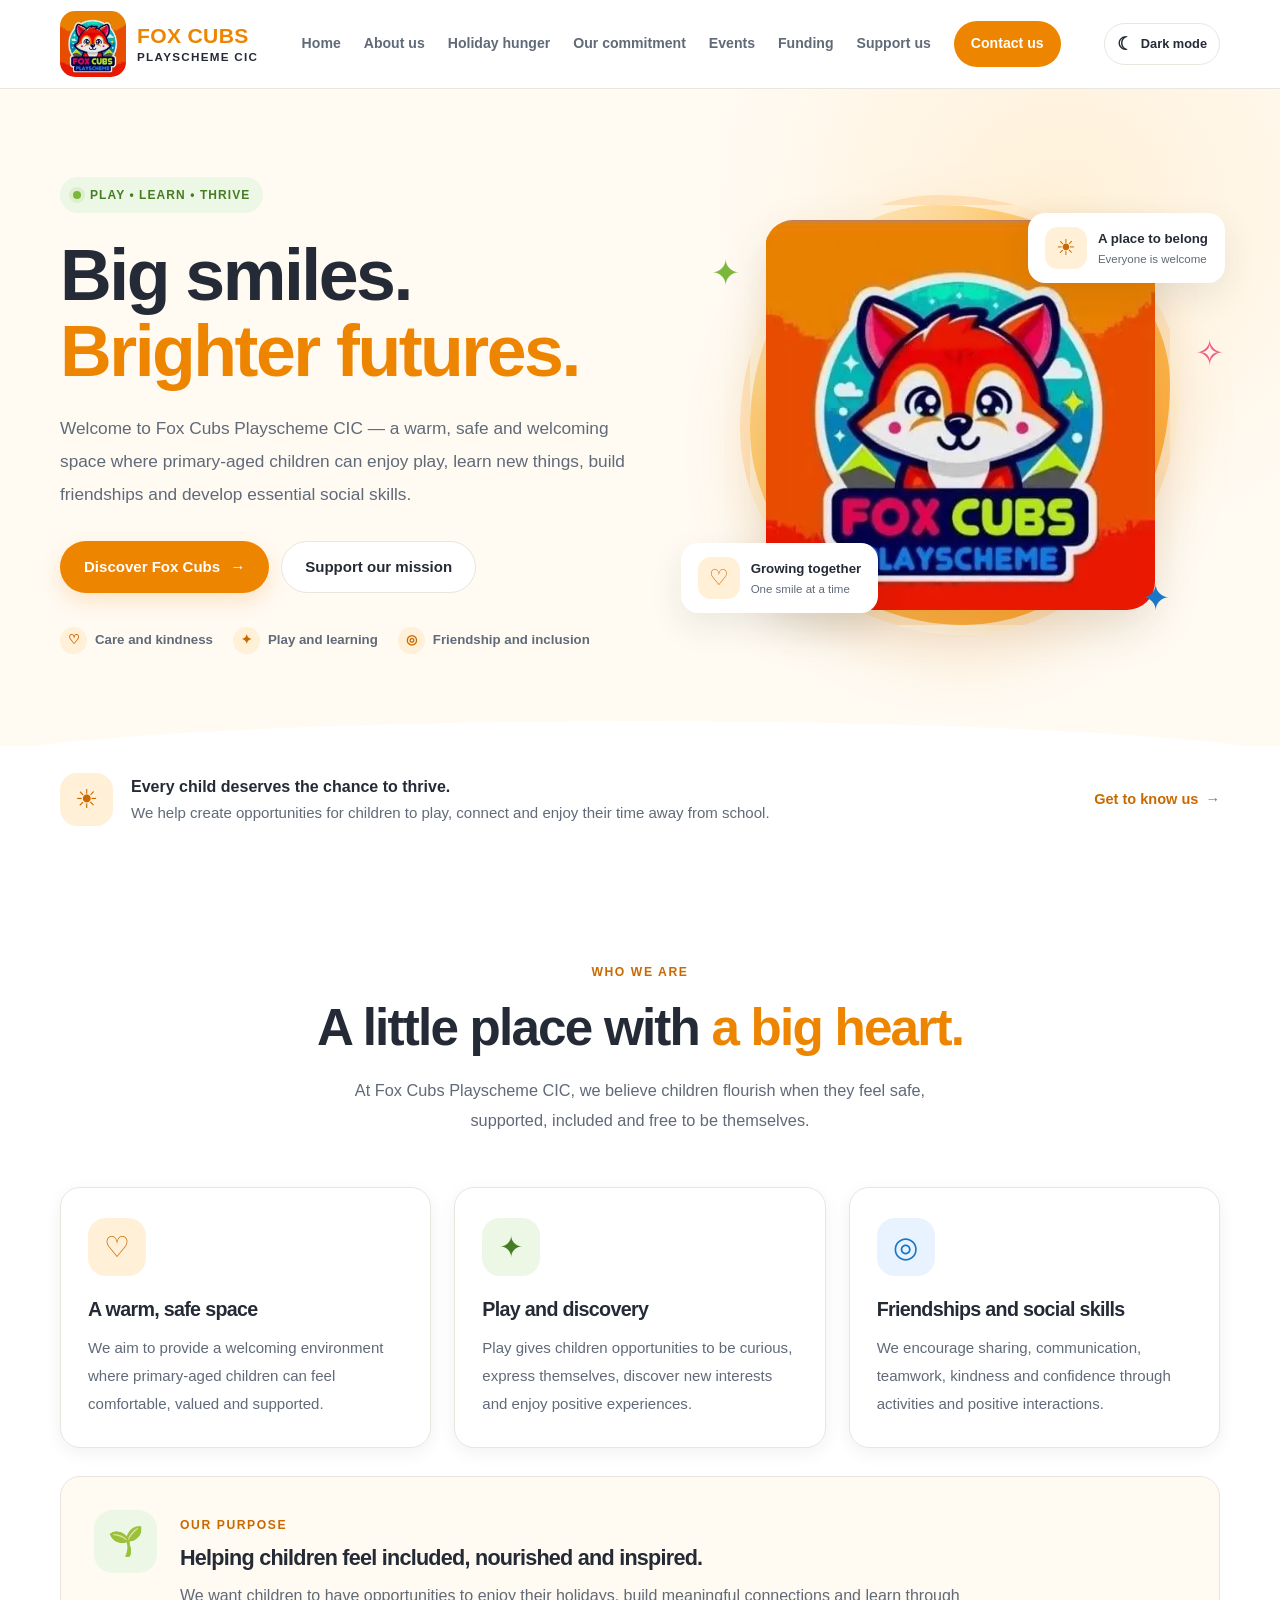
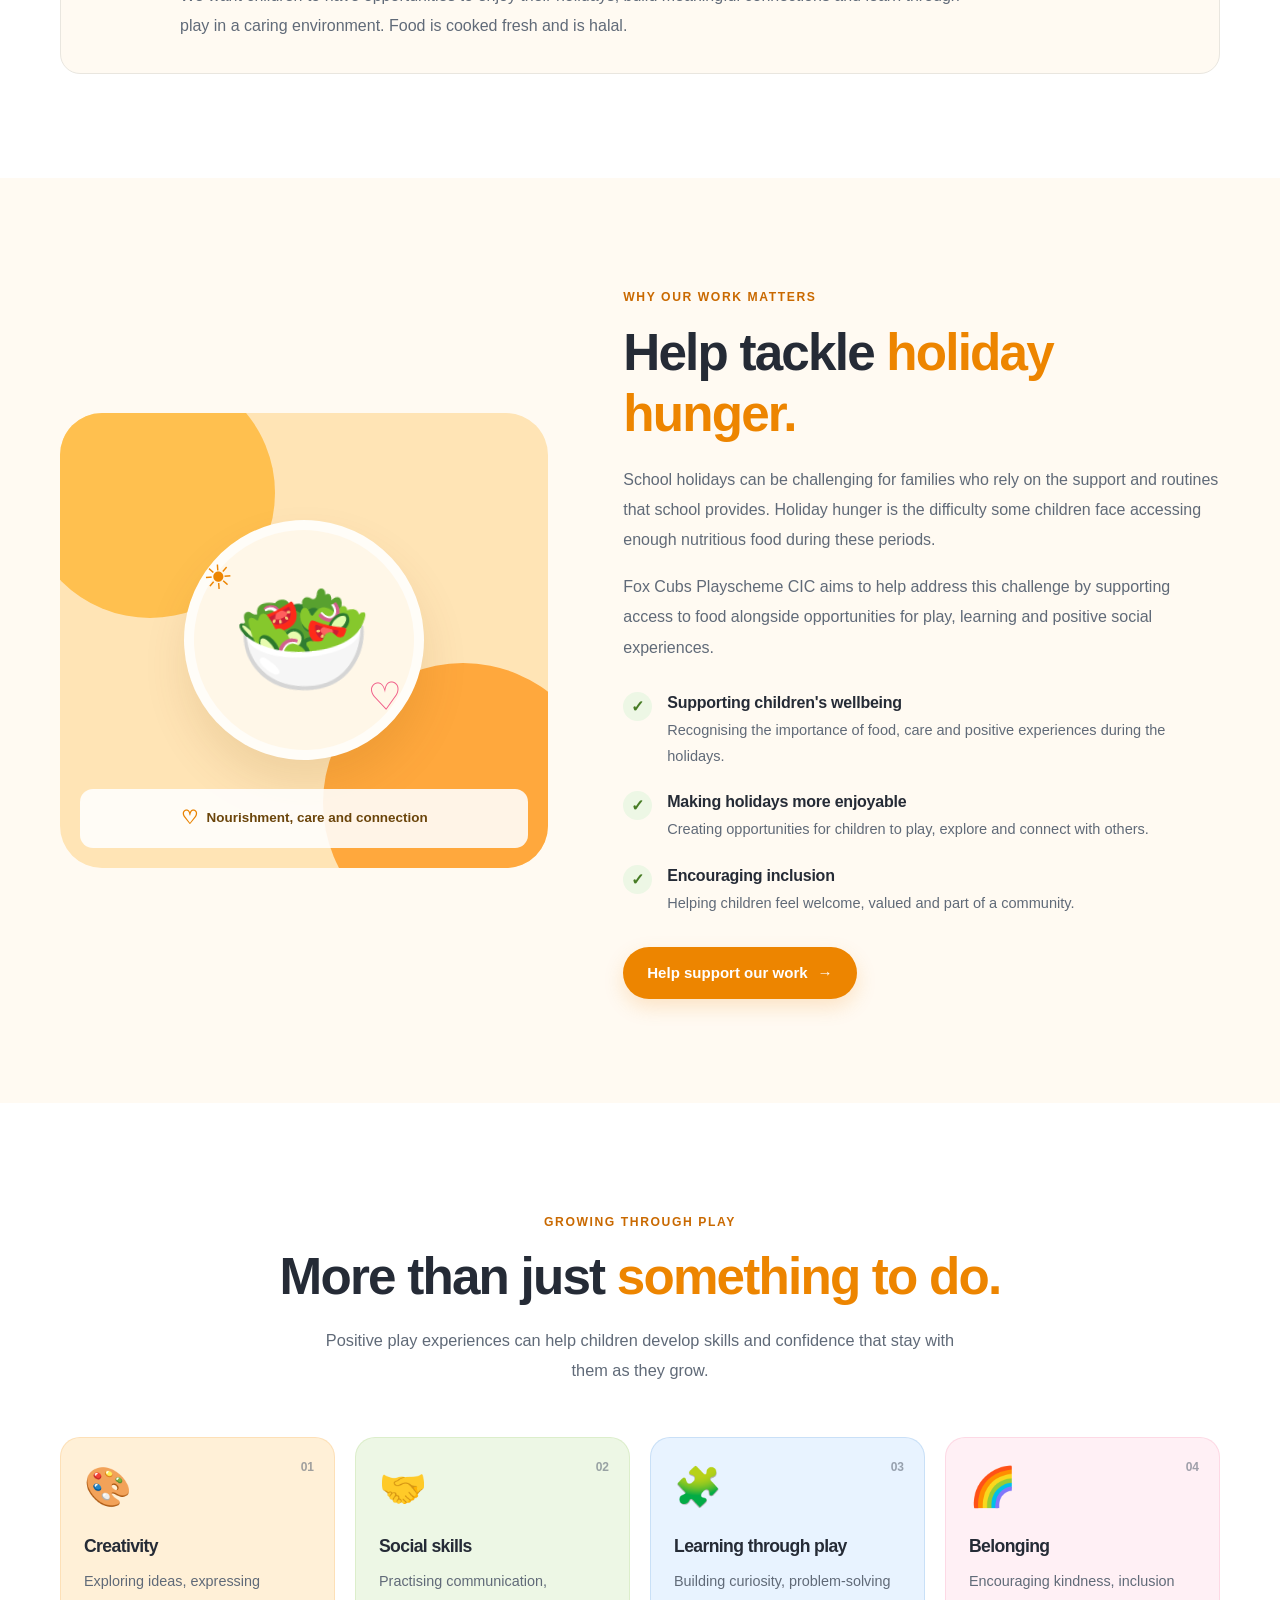
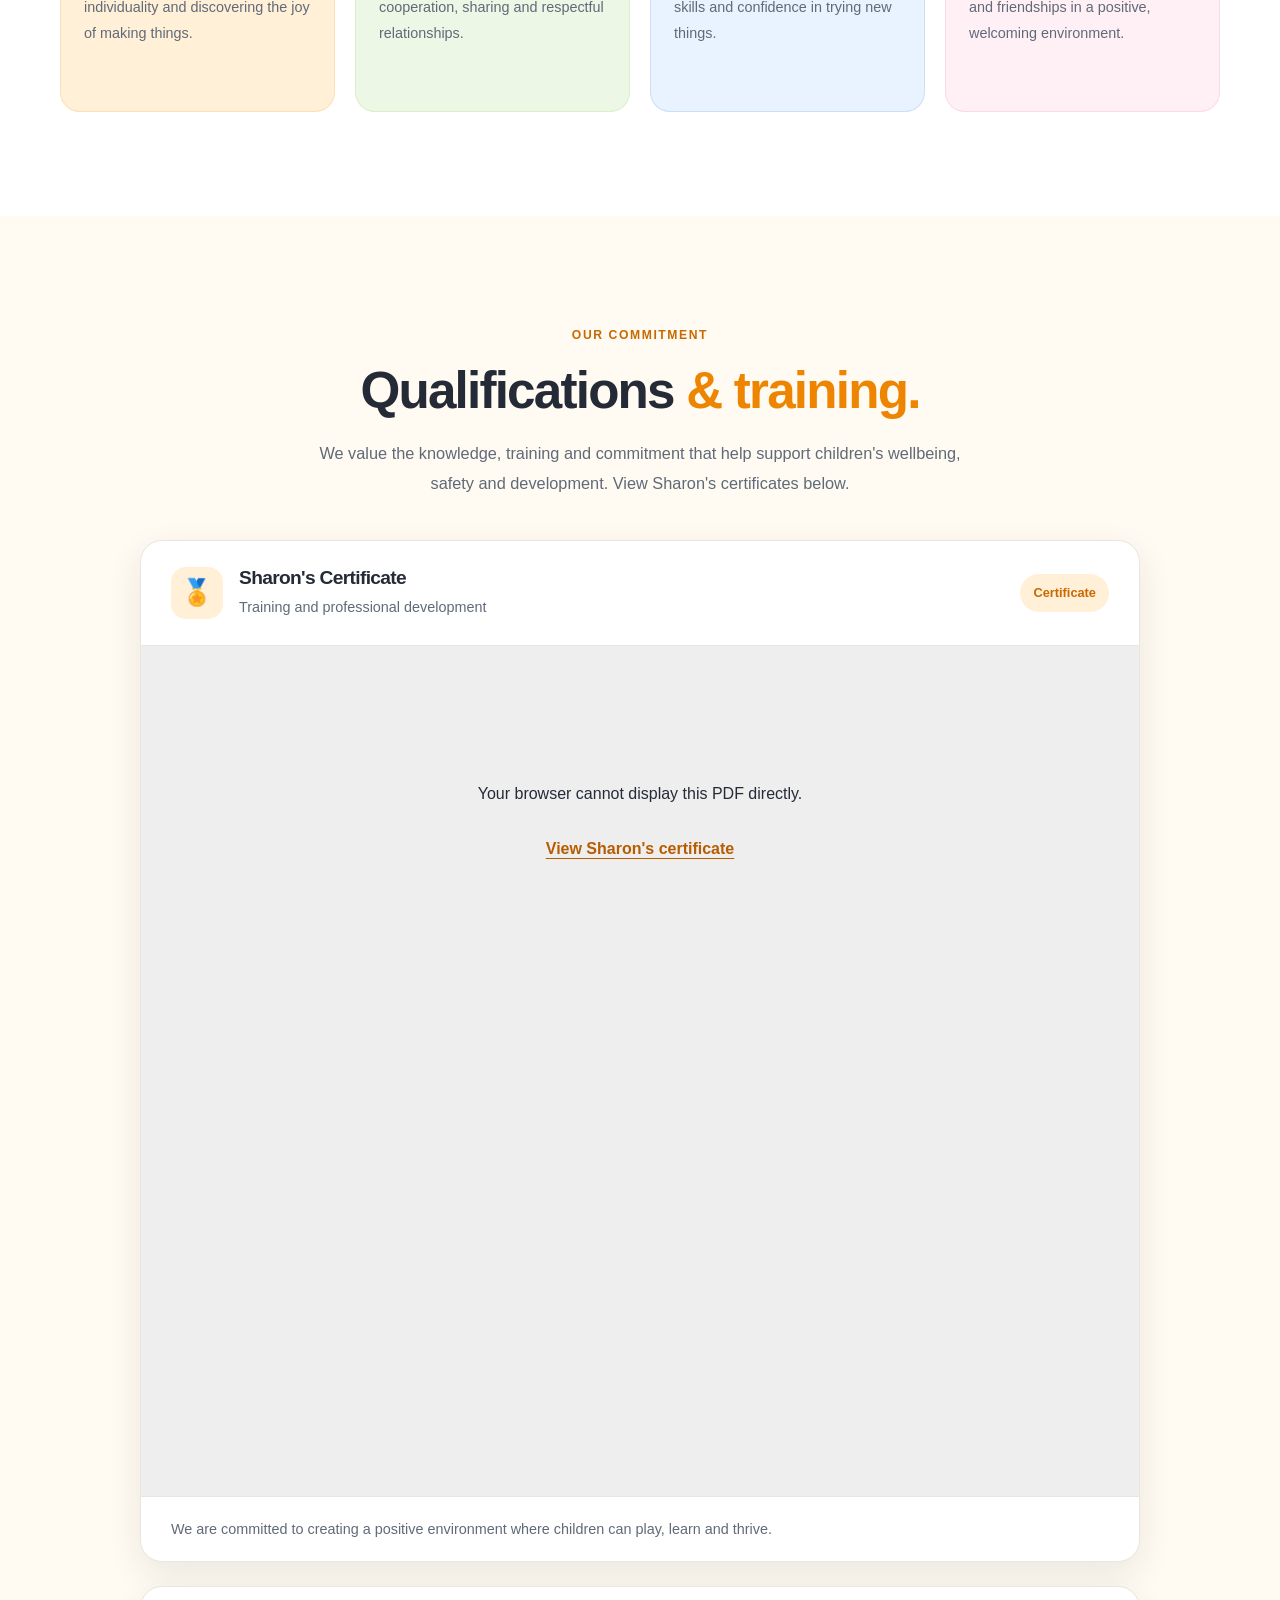
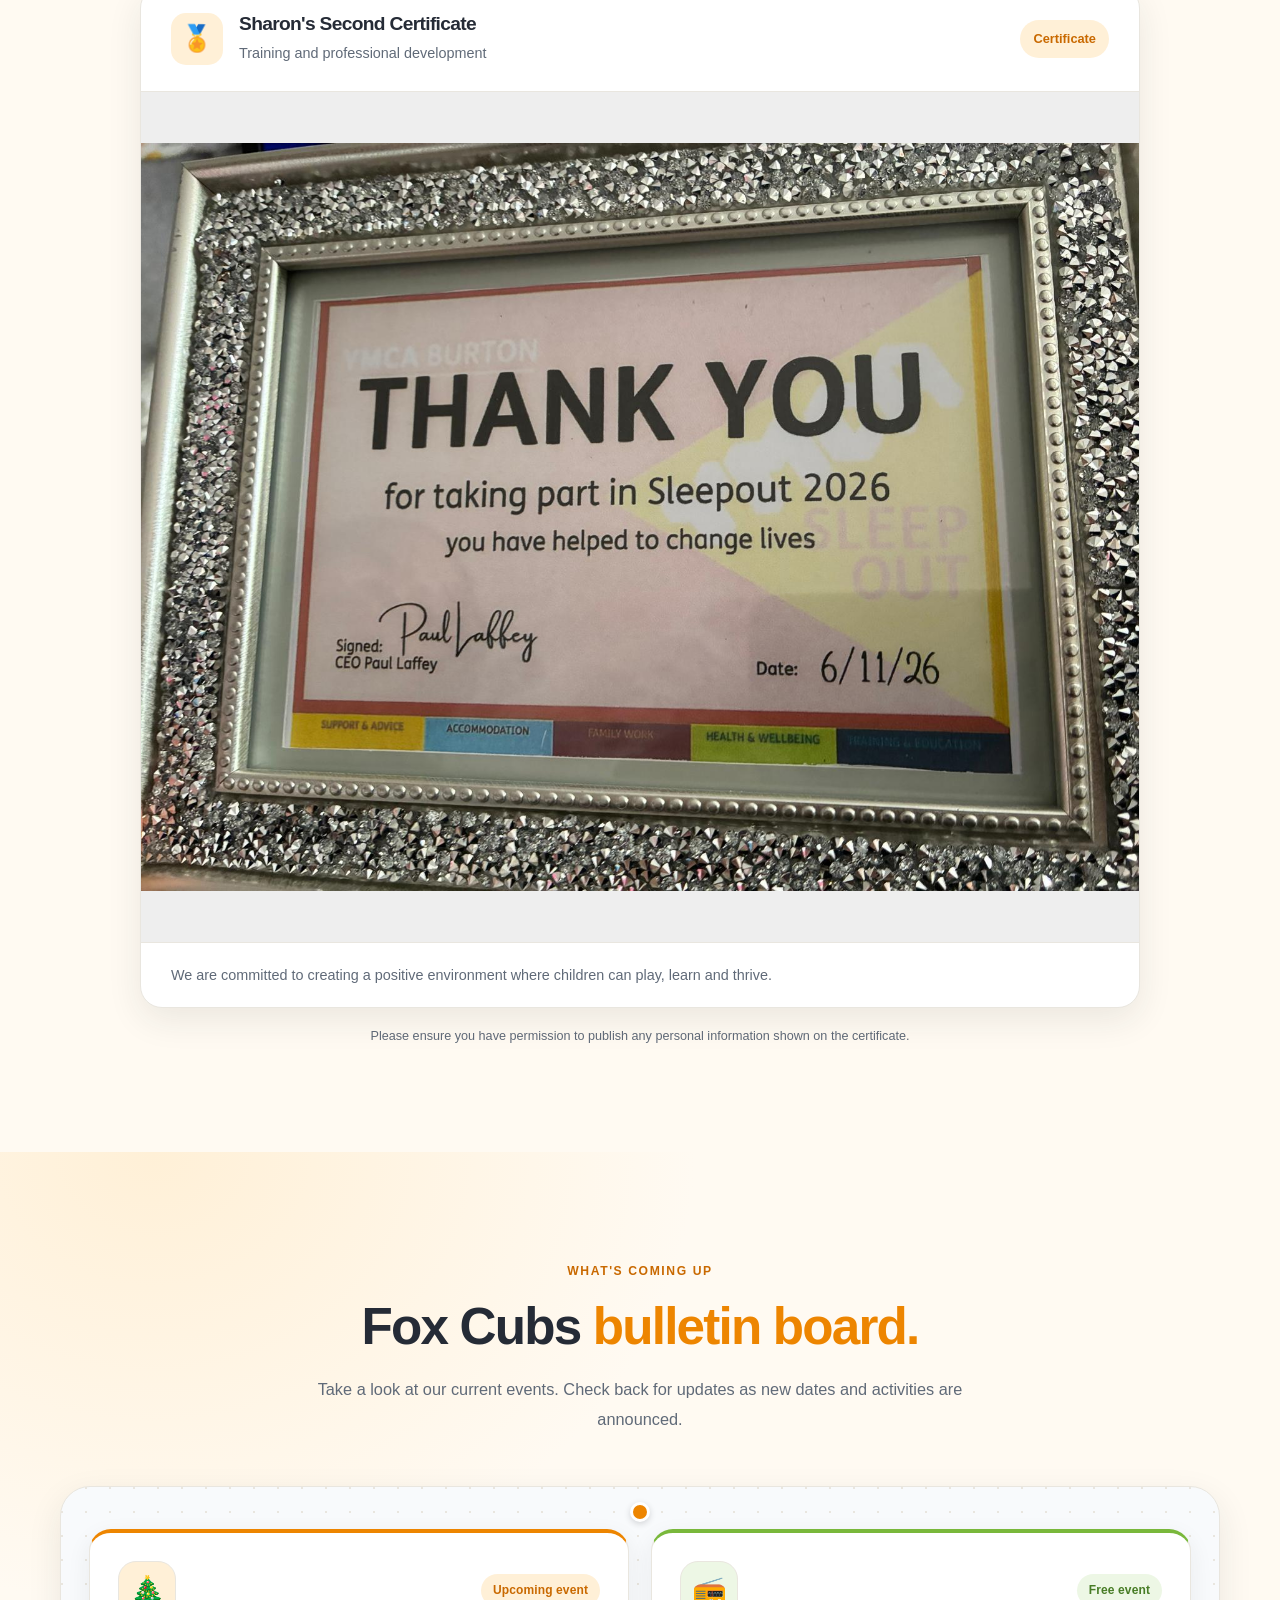
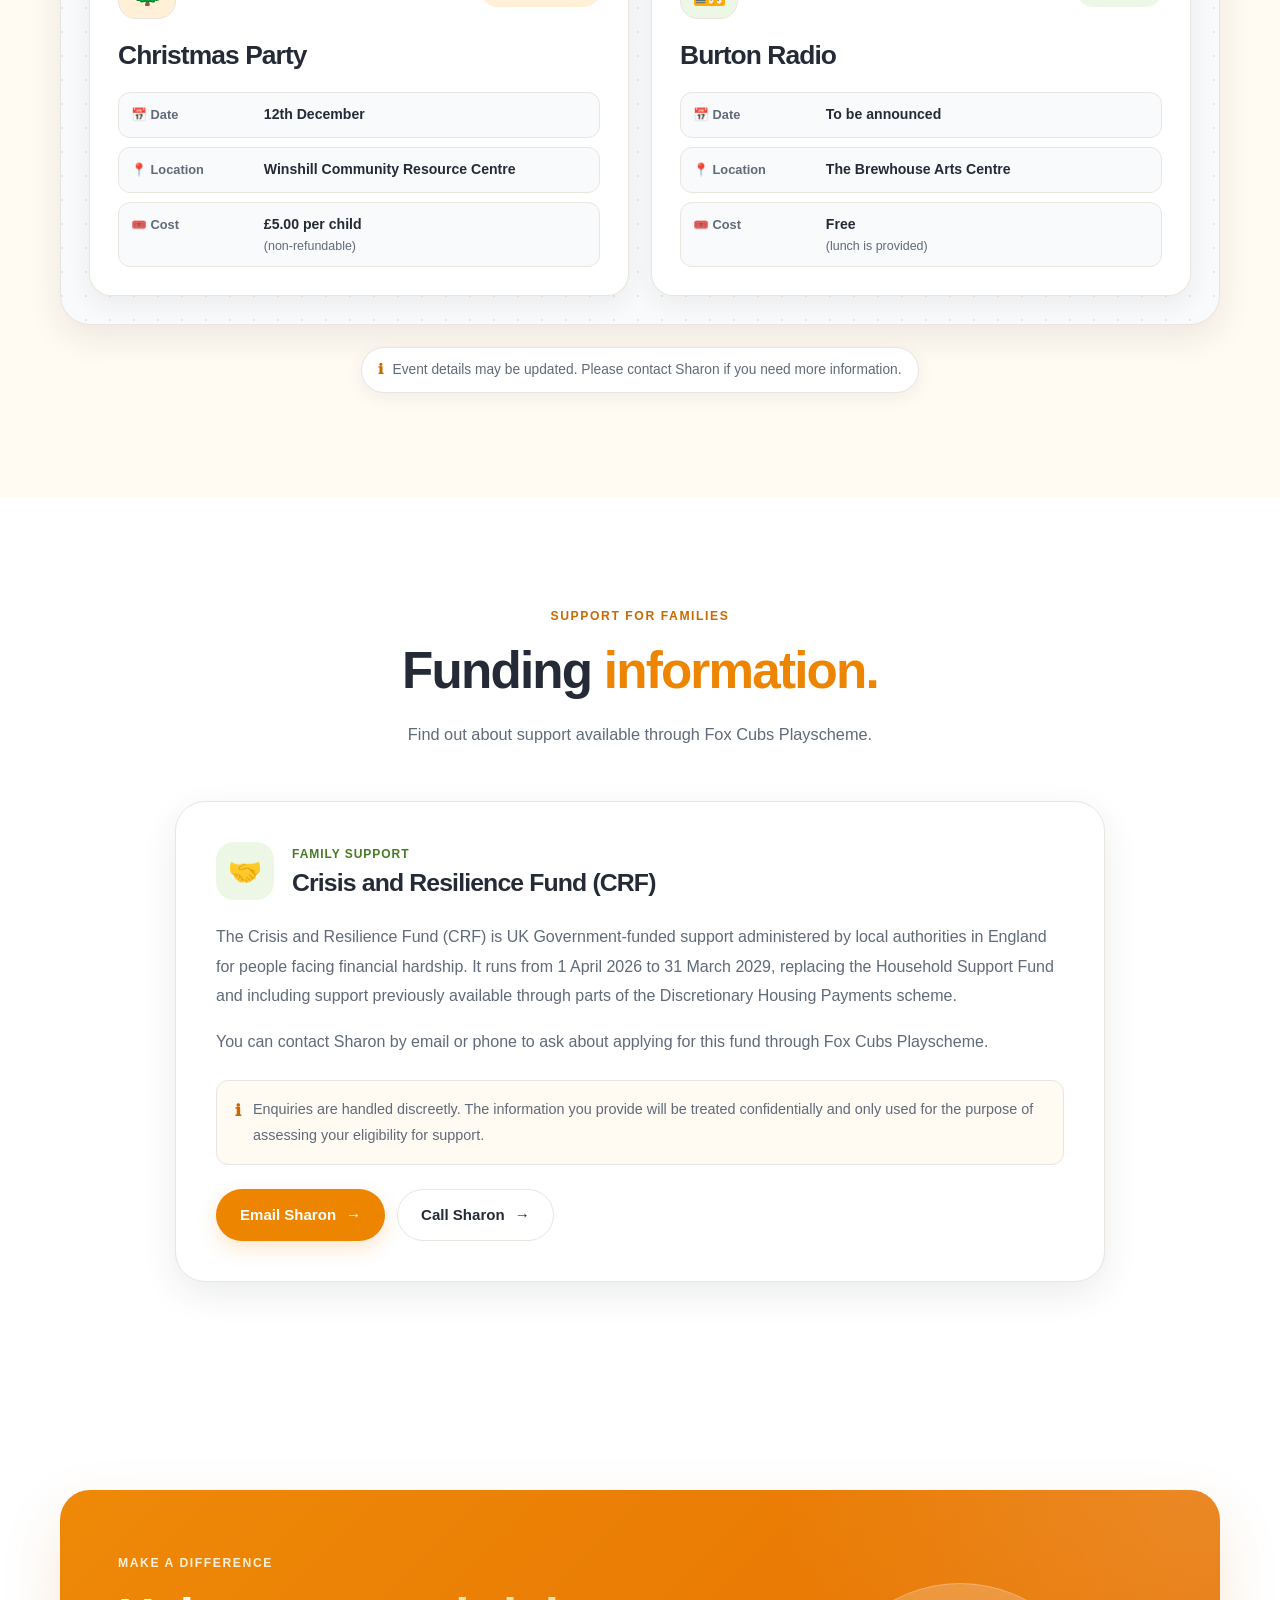
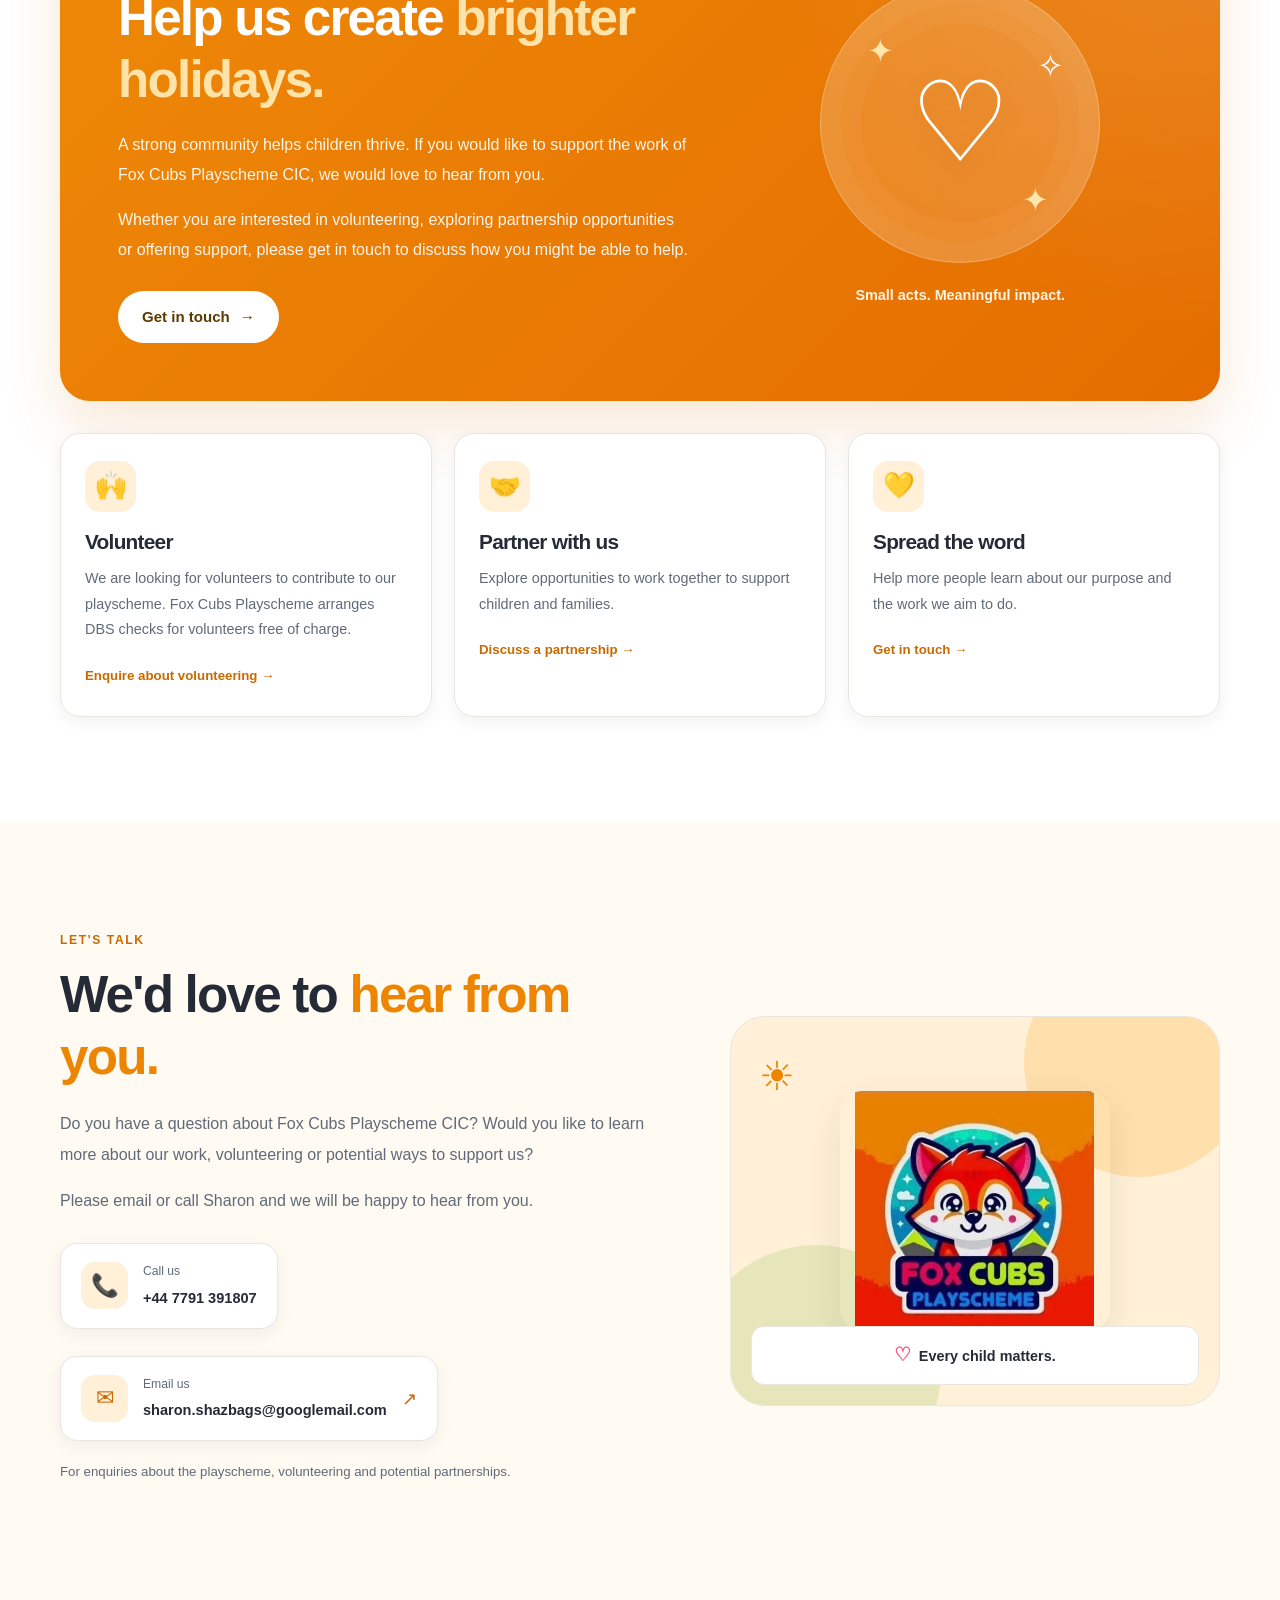
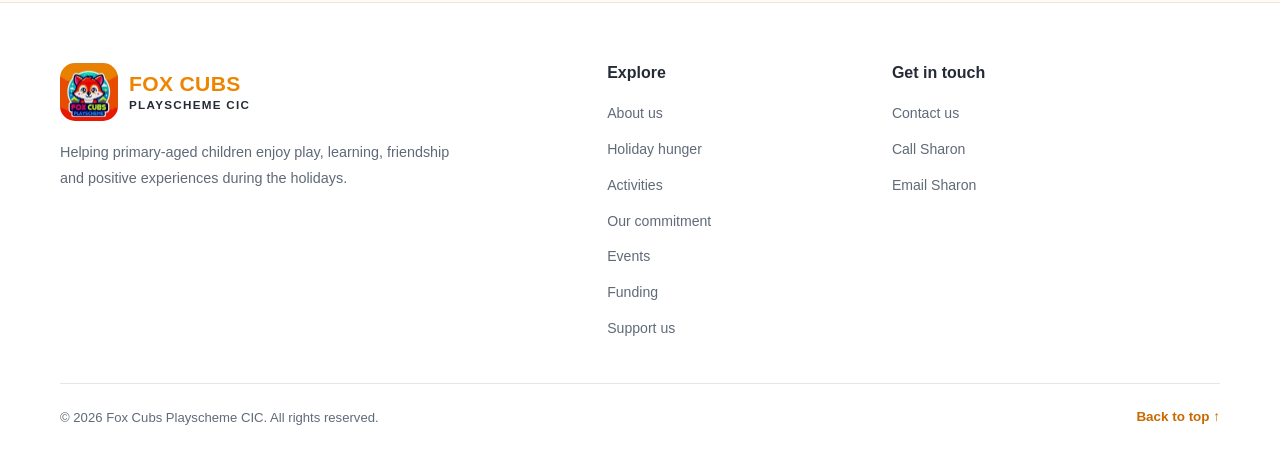
<file: Work-Experience-Fox-Cubs-Playscheme-Website-main/index.html>
<!DOCTYPE html>
<html lang="en" data-theme="light">
<head>
  <meta charset="UTF-8">
  <meta name="viewport" content="width=device-width, initial-scale=1">

  <title>Fox Cubs Playscheme CIC | Play, Learn & Thrive</title>

  <meta
    name="description"
    content="Discover Fox Cubs Playscheme CIC, a welcoming playscheme helping combat holiday hunger and providing primary-aged children with a safe space to play, learn and develop social skills."
  >

  <meta name="theme-color" content="#f28c00">

  <!-- Website icon and mobile home-screen icon -->
  <link rel="icon" type="image/png" href="foxcubsplayscheme.png">
  <link rel="apple-touch-icon" href="foxcubsplayscheme.png">

  <!-- Stylesheet -->
  <link rel="stylesheet" href="styles.css">

  <!-- Apply saved theme early to reduce flashing -->
  <script>
    try {
      const savedTheme = localStorage.getItem("foxcubs-theme");
      if (savedTheme === "light" || savedTheme === "dark") {
        document.documentElement.dataset.theme = savedTheme;
      } else if (
        window.matchMedia("(prefers-color-scheme: dark)").matches
      ) {
        document.documentElement.dataset.theme = "dark";
      }
    } catch (error) {
      // The website still works if browser storage is unavailable.
    }
  </script>

  <script src="script.js" defer></script>
</head>

<body>

  <!-- Accessibility: skip navigation -->
  <a class="skip-link" href="#main-content">Skip to content</a>

  <!-- ================================
       HEADER & NAVIGATION
  ================================= -->

  <header class="site-header">
    <div class="container header-inner">

      <a class="brand" href="#home" aria-label="Fox Cubs Playscheme home">
        <img
          class="brand-logo"
          src="foxcubsplayscheme.png"
          alt="Fox Cubs Playscheme CIC logo"
          width="76"
          height="76"
        >

        <span class="brand-text">
          <strong>FOX CUBS</strong>
          <span>PLAYSCHEME CIC</span>
        </span>
      </a>

      <button
        class="menu-toggle"
        id="menu-toggle"
        type="button"
        aria-label="Open navigation menu"
        aria-expanded="false"
        aria-controls="primary-navigation"
      >
        <span></span>
        <span></span>
        <span></span>
      </button>

      <nav
        class="primary-navigation"
        id="primary-navigation"
        aria-label="Main navigation"
      >
        <a href="#home">Home</a>
        <a href="#about">About us</a>
        <a href="#holiday-hunger">Holiday hunger</a>
        <a href="#certificate">Our commitment</a>
        <a href="#events">Events</a>
        <a href="#funding">Funding</a>
        <a href="#support">Support us</a>
        <a href="#contact" class="nav-contact">Contact us</a>
      </nav>

      <button
        class="theme-toggle"
        id="theme-toggle"
        type="button"
        aria-label="Switch to dark mode"
        aria-pressed="false"
      >
        <span class="theme-icon" aria-hidden="true">☾</span>
        <span class="theme-label">Dark mode</span>
      </button>

    </div>
  </header>

  <main id="main-content">

    <!-- ================================
         HERO
    ================================= -->

    <section class="hero" id="home">
      <div class="container hero-grid">

        <div class="hero-content reveal">

          <span class="eyebrow">
            <span class="eyebrow-dot"></span>
            PLAY • LEARN • THRIVE
          </span>

          <h1>
            Big smiles.
            <span>Brighter futures.</span>
          </h1>

          <p class="hero-description">
            Welcome to Fox Cubs Playscheme CIC — a warm, safe and
            welcoming space where primary-aged children can enjoy
            play, learn new things, build friendships and develop
            essential social skills.
          </p>

          <div class="hero-actions">
            <a class="button button-primary" href="#about">
              Discover Fox Cubs
              <span aria-hidden="true">→</span>
            </a>

            <a class="button button-secondary" href="#support">
              Support our mission
            </a>
          </div>

          <div class="hero-values">
            <div class="hero-value">
              <span class="value-icon" aria-hidden="true">♡</span>
              <span>Care and kindness</span>
            </div>

            <div class="hero-value">
              <span class="value-icon" aria-hidden="true">✦</span>
              <span>Play and learning</span>
            </div>

            <div class="hero-value">
              <span class="value-icon" aria-hidden="true">◎</span>
              <span>Friendship and inclusion</span>
            </div>
          </div>

        </div>

        <div class="hero-visual reveal">
          <div class="hero-image-card">

            <div class="hero-image-background"></div>

            <img
              src="foxcubsplayscheme.png"
              alt="The friendly Fox Cubs Playscheme fox logo"
              class="hero-logo"
              width="420"
              height="420"
            >

            <div class="floating-note floating-note-top">
              <span class="floating-note-icon" aria-hidden="true">☀</span>
              <span>
                <strong>A place to belong</strong>
                <small>Everyone is welcome</small>
              </span>
            </div>

            <div class="floating-note floating-note-bottom">
              <span class="floating-note-icon" aria-hidden="true">♡</span>
              <span>
                <strong>Growing together</strong>
                <small>One smile at a time</small>
              </span>
            </div>

            <span class="decorative-star star-one" aria-hidden="true">✦</span>
            <span class="decorative-star star-two" aria-hidden="true">✧</span>
            <span class="decorative-star star-three" aria-hidden="true">✦</span>

          </div>
        </div>

      </div>

      <div class="hero-bottom-shape" aria-hidden="true"></div>
    </section>

    <!-- ================================
         INTRODUCTION STRIP
    ================================= -->

    <section class="welcome-strip">
      <div class="container welcome-strip-inner">

        <div class="welcome-icon" aria-hidden="true">☀</div>

        <p>
          <strong>Every child deserves the chance to thrive.</strong>
          We help create opportunities for children to play, connect
          and enjoy their time away from school.
        </p>

        <a href="#about" class="text-link">
          Get to know us <span aria-hidden="true">→</span>
        </a>

      </div>
    </section>

    <!-- ================================
         ABOUT US
    ================================= -->

    <section class="section section-about" id="about">
      <div class="container">

        <div class="section-heading reveal">
          <span class="section-kicker">WHO WE ARE</span>

          <h2>
            A little place with
            <span>a big heart.</span>
          </h2>

          <p>
            At Fox Cubs Playscheme CIC, we believe children flourish
            when they feel safe, supported, included and free to be
            themselves.
          </p>
        </div>

        <div class="about-grid">

          <article class="about-card reveal">
            <div class="card-icon card-icon-orange" aria-hidden="true">
              <span>♡</span>
            </div>

            <h3>A warm, safe space</h3>

            <p>
              We aim to provide a welcoming environment where
              primary-aged children can feel comfortable, valued
              and supported.
            </p>
          </article>

          <article class="about-card reveal">
            <div class="card-icon card-icon-green" aria-hidden="true">
              <span>✦</span>
            </div>

            <h3>Play and discovery</h3>

            <p>
              Play gives children opportunities to be curious,
              express themselves, discover new interests and
              enjoy positive experiences.
            </p>
          </article>

          <article class="about-card reveal">
            <div class="card-icon card-icon-blue" aria-hidden="true">
              <span>◎</span>
            </div>

            <h3>Friendships and social skills</h3>

            <p>
              We encourage sharing, communication, teamwork,
              kindness and confidence through activities and
              positive interactions.
            </p>
          </article>

        </div>

        <div class="about-highlight reveal">

          <div class="about-highlight-icon" aria-hidden="true">🌱</div>

          <div>
            <span class="section-kicker">OUR PURPOSE</span>

            <h3>Helping children feel included, nourished and inspired.</h3>

            <p>
              We want children to have opportunities to enjoy their
              holidays, build meaningful connections and learn
              through play in a caring environment. Food is cooked
              fresh and is halal.
            </p>
          </div>

        </div>

      </div>
    </section>

    <!-- ================================
         HOLIDAY HUNGER
    ================================= -->

    <section class="section holiday-section" id="holiday-hunger">
      <div class="container holiday-grid">

        <div class="holiday-visual reveal">
          <div class="holiday-art">

            <div class="holiday-art-circle circle-one"></div>
            <div class="holiday-art-circle circle-two"></div>

            <div class="lunch-illustration" aria-hidden="true">
              <span class="lunch-sun">☀</span>
              <span class="lunch-plate">🥗</span>
              <span class="lunch-heart">♡</span>
            </div>

            <div class="holiday-art-caption">
              <span aria-hidden="true">♡</span>
              Nourishment, care and connection
            </div>

          </div>
        </div>

        <div class="holiday-content reveal">

          <span class="section-kicker">WHY OUR WORK MATTERS</span>

          <h2>
            Help tackle
            <span>holiday hunger.</span>
          </h2>

          <p>
            School holidays can be challenging for families who
            rely on the support and routines that school provides.
            Holiday hunger is the difficulty some children face
            accessing enough nutritious food during these periods.
          </p>

          <p>
            Fox Cubs Playscheme CIC aims to help address this
            challenge by supporting access to food alongside
            opportunities for play, learning and positive social
            experiences.
          </p>

          <div class="holiday-points">

            <div class="holiday-point">
              <span class="point-check" aria-hidden="true">✓</span>
              <div>
                <h3>Supporting children's wellbeing</h3>
                <p>
                  Recognising the importance of food, care and
                  positive experiences during the holidays.
                </p>
              </div>
            </div>

            <div class="holiday-point">
              <span class="point-check" aria-hidden="true">✓</span>
              <div>
                <h3>Making holidays more enjoyable</h3>
                <p>
                  Creating opportunities for children to play,
                  explore and connect with others.
                </p>
              </div>
            </div>

            <div class="holiday-point">
              <span class="point-check" aria-hidden="true">✓</span>
              <div>
                <h3>Encouraging inclusion</h3>
                <p>
                  Helping children feel welcome, valued and part
                  of a community.
                </p>
              </div>
            </div>

          </div>

          <a class="button button-primary" href="#support">
            Help support our work
            <span aria-hidden="true">→</span>
          </a>

        </div>

      </div>
    </section>

    <!-- ================================
         PLAY, LEARN & GROW
    ================================= -->

    <section class="section activities-section" id="activities">
      <div class="container">

        <div class="section-heading reveal">
          <span class="section-kicker">GROWING THROUGH PLAY</span>

          <h2>
            More than just
            <span>something to do.</span>
          </h2>

          <p>
            Positive play experiences can help children develop
            skills and confidence that stay with them as they grow.
          </p>
        </div>

        <div class="activities-grid">

          <article class="activity-card activity-orange reveal">
            <span class="activity-number">01</span>
            <span class="activity-emoji" aria-hidden="true">🎨</span>
            <h3>Creativity</h3>
            <p>
              Exploring ideas, expressing individuality and
              discovering the joy of making things.
            </p>
          </article>

          <article class="activity-card activity-green reveal">
            <span class="activity-number">02</span>
            <span class="activity-emoji" aria-hidden="true">🤝</span>
            <h3>Social skills</h3>
            <p>
              Practising communication, cooperation, sharing
              and respectful relationships.
            </p>
          </article>

          <article class="activity-card activity-blue reveal">
            <span class="activity-number">03</span>
            <span class="activity-emoji" aria-hidden="true">🧩</span>
            <h3>Learning through play</h3>
            <p>
              Building curiosity, problem-solving skills
              and confidence in trying new things.
            </p>
          </article>

          <article class="activity-card activity-pink reveal">
            <span class="activity-number">04</span>
            <span class="activity-emoji" aria-hidden="true">🌈</span>
            <h3>Belonging</h3>
            <p>
              Encouraging kindness, inclusion and friendships
              in a positive, welcoming environment.
            </p>
          </article>

        </div>
      </div>
    </section>

    <!-- ================================
         CERTIFICATE
    ================================= -->

    <section class="section certificate-section" id="certificate">
      <div class="container">

        <div class="section-heading reveal">
          <span class="section-kicker">OUR COMMITMENT</span>

          <h2>
            Qualifications
            <span>&amp; training.</span>
          </h2>

          <p>
            We value the knowledge, training and commitment that
            help support children's wellbeing, safety and development.
            View Sharon's certificates below.
          </p>
        </div>

        <article class="certificate-card reveal">

          <div class="certificate-header">

            <div class="certificate-heading">
              <span class="certificate-icon" aria-hidden="true">🏅</span>

              <div>
                <h3>Sharon's Certificate</h3>
                <p>Training and professional development</p>
              </div>
            </div>

            <span class="certificate-badge">
              Certificate
            </span>

          </div>

          <div class="certificate-viewer">

            <object
              data="Sharon's Certificate.pdf"
              type="application/pdf"
              class="certificate-pdf"
              aria-label="Sharon's certificate displayed directly on this page"
            >
              <div class="certificate-fallback">
                <p>
                  Your browser cannot display this PDF directly.
                </p>

                <a
                  href="Sharon's Certificate.pdf"
                  target="_blank"
                  rel="noopener noreferrer"
                >
                  View Sharon's certificate
                </a>
              </div>
            </object>

          </div>

          <div class="certificate-footer">
            <p>
              We are committed to creating a positive environment
              where children can play, learn and thrive.
            </p>
          </div>

        </article>

        <article class="certificate-card reveal">

          <div class="certificate-header">

            <div class="certificate-heading">
              <span class="certificate-icon" aria-hidden="true">🏅</span>

              <div>
                <h3>Sharon's Second Certificate</h3>
                <p>Training and professional development</p>
              </div>
            </div>

            <span class="certificate-badge">
              Certificate
            </span>

          </div>

          <div class="certificate-viewer">
            <a
              href="Sharon's Second Certificate.jpeg"
              target="_blank"
              rel="noopener noreferrer"
              aria-label="View Sharon's second certificate in full size"
            >
              <img
                src="Sharon's Second Certificate.jpeg"
                alt="Sharon's second certificate"
                class="certificate-image"
              >
            </a>
          </div>

          <div class="certificate-footer">
            <p>
              We are committed to creating a positive environment
              where children can play, learn and thrive.
            </p>
          </div>

        </article>

        <p class="certificate-note">
          Please ensure you have permission to publish any personal
          information shown on the certificate.
        </p>

      </div>
    </section>

    <!-- CURRENT EVENTS BULLETIN BOARD -->
    <section class="section events-section" id="events">
      <div class="container">
        <div class="section-heading reveal">
          <span class="section-kicker">What's coming up</span>
          <h2>Fox Cubs <span>bulletin board.</span></h2>
          <p>Take a look at our current events. Check back for updates as new dates and activities are announced.</p>
        </div>
        <div class="events-board">
          <article class="event-card event-christmas reveal">
            <div class="event-card-top"><span class="event-icon" aria-hidden="true">🎄</span><span class="event-status">Upcoming event</span></div>
            <h3>Christmas Party</h3>
            <dl class="event-details">
              <div><dt><span aria-hidden="true">📅</span> Date</dt><dd>12th December</dd></div>
              <div><dt><span aria-hidden="true">📍</span> Location</dt><dd>Winshill Community Resource Centre</dd></div>
              <div><dt><span aria-hidden="true">🎟️</span> Cost</dt><dd>£5.00 per child <small>(non-refundable)</small></dd></div>
            </dl>
          </article>
          <article class="event-card event-radio reveal">
            <div class="event-card-top"><span class="event-icon" aria-hidden="true">📻</span><span class="event-status event-status-free">Free event</span></div>
            <h3>Burton Radio</h3>
            <dl class="event-details">
              <div><dt><span aria-hidden="true">📅</span> Date</dt><dd>To be announced</dd></div>
              <div><dt><span aria-hidden="true">📍</span> Location</dt><dd>The Brewhouse Arts Centre</dd></div>
              <div><dt><span aria-hidden="true">🎟️</span> Cost</dt><dd>Free <small>(lunch is provided)</small></dd></div>
            </dl>
          </article>
        </div>
        <p class="events-note reveal"><span aria-hidden="true">ℹ</span> Event details may be updated. Please contact Sharon if you need more information.</p>
      </div>
    </section>

    <!-- ================================
         FUNDING
    ================================= -->

    <section class="section funding-section" id="funding">
      <div class="container">

        <div class="section-heading reveal">
          <span class="section-kicker">SUPPORT FOR FAMILIES</span>
          <h2>Funding <span>information.</span></h2>
          <p>Find out about support available through Fox Cubs Playscheme.</p>
        </div>

        <article class="funding-card reveal">
          <div class="funding-card-heading">
            <span class="funding-icon" aria-hidden="true">🤝</span>
            <div>
              <span class="funding-label">Family support</span>
              <h3>Crisis and Resilience Fund (CRF)</h3>
            </div>
          </div>

          <p>
            The Crisis and Resilience Fund (CRF) is UK Government-funded
            support administered by local authorities in England for
            people facing financial hardship. It runs from 1 April 2026
            to 31 March 2029, replacing the Household Support Fund and
            including support previously available through parts of the
            Discretionary Housing Payments scheme.
          </p>

          <p>
            You can contact Sharon by email or phone to ask about applying
            for this fund through Fox Cubs Playscheme.
          </p>

          <div class="funding-notice">
            <span aria-hidden="true">ℹ</span>
            <p>
              Enquiries are handled discreetly. The information you provide will be treated 
              confidentially and only used for the purpose of 
              assessing your eligibility for support.
            </p>
          </div>

          <div class="funding-actions">
            <a class="button button-primary" href="mailto:sharon.shazbags@googlemail.com">
              Email Sharon
              <span aria-hidden="true">→</span>
            </a>
            <a class="button button-secondary" href="tel:+447791391807">
              Call Sharon
              <span aria-hidden="true">→</span>
            </a>
          </div>
        </article>

      </div>
    </section>


    <!-- ================================
         SUPPORT US
    ================================= -->

    <section class="section support-section" id="support">
      <div class="container">

        <div class="support-panel reveal">

          <div class="support-content">
            <span class="section-kicker">MAKE A DIFFERENCE</span>

            <h2>
              Help us create
              <span>brighter holidays.</span>
            </h2>

            <p>
              A strong community helps children thrive. If you
              would like to support the work of Fox Cubs Playscheme
              CIC, we would love to hear from you.
            </p>

            <p>
              Whether you are interested in volunteering, exploring
              partnership opportunities or offering support, please
              get in touch to discuss how you might be able to help.
            </p>

            <a class="button button-light" href="#contact">
              Get in touch
              <span aria-hidden="true">→</span>
            </a>
          </div>

          <div class="support-decoration" aria-hidden="true">
            <div class="support-circle">
              <span class="support-heart">♡</span>
              <span class="support-spark spark-a">✦</span>
              <span class="support-spark spark-b">✧</span>
              <span class="support-spark spark-c">✦</span>
            </div>
            <div class="support-caption">
              Small acts. Meaningful impact.
            </div>
          </div>

        </div>

        <div class="support-options">

          <article class="support-option reveal">
            <span class="support-option-icon" aria-hidden="true">🙌</span>
            <h3>Volunteer</h3>
            <p>
              We are looking for volunteers to contribute to our
              playscheme. Fox Cubs Playscheme arranges DBS checks
              for volunteers free of charge.
            </p>
            <a href="#contact" class="text-link">
              Enquire about volunteering →
            </a>
          </article>

          <article class="support-option reveal">
            <span class="support-option-icon" aria-hidden="true">🤝</span>
            <h3>Partner with us</h3>
            <p>
              Explore opportunities to work together to support
              children and families.
            </p>
            <a href="#contact" class="text-link">
              Discuss a partnership →
            </a>
          </article>

          <article class="support-option reveal">
            <span class="support-option-icon" aria-hidden="true">💛</span>
            <h3>Spread the word</h3>
            <p>
              Help more people learn about our purpose and
              the work we aim to do.
            </p>
            <a href="#contact" class="text-link">
              Get in touch →
            </a>
          </article>

        </div>

      </div>
    </section>

    <!-- ================================
         CONTACT
    ================================= -->

    <section class="section contact-section" id="contact">
      <div class="container contact-grid">

        <div class="contact-content reveal">

          <span class="section-kicker">LET'S TALK</span>

          <h2>
            We'd love to
            <span>hear from you.</span>
          </h2>

          <p>
            Do you have a question about Fox Cubs Playscheme CIC?
            Would you like to learn more about our work, volunteering
            or potential ways to support us?
          </p>

          <p>
            Please email or call Sharon and we will be happy to hear from you.
          </p>

          <a
            class="contact-email"
            href="tel:+447791391807"
          >
            <span class="contact-email-icon" aria-hidden="true">📞</span>

            <span>
              <small>Call us</small>
              <strong>+44 7791 391807</strong>
            </span>

          </a>


          <a
            class="contact-email"
            href="mailto:sharon.shazbags@googlemail.com"
          >
            <span class="contact-email-icon" aria-hidden="true">✉</span>

            <span>
              <small>Email us</small>
              <strong>sharon.shazbags@googlemail.com</strong>
            </span>

            <span class="email-arrow" aria-hidden="true">↗</span>
          </a>

          <p class="contact-note">
            For enquiries about the playscheme, volunteering
            and potential partnerships.
          </p>

        </div>

        <div class="contact-visual reveal">
          <div class="contact-illustration">

            <div class="contact-sun" aria-hidden="true">☀</div>

            <img
              src="foxcubsplayscheme.png"
              alt=""
              class="contact-logo"
              width="240"
              height="240"
              loading="lazy"
            >

            <div class="contact-message">
              <span aria-hidden="true">♡</span>
              Every child matters.
            </div>

          </div>
        </div>

      </div>
    </section>

  </main>

  <!-- ================================
       FOOTER
  ================================= -->

  <footer class="site-footer">
    <div class="container">

      <div class="footer-main">

        <div class="footer-brand">
          <a class="brand footer-brand-link" href="#home">
            <img
              src="foxcubsplayscheme.png"
              alt=""
              class="brand-logo"
              width="64"
              height="64"
              loading="lazy"
            >

            <span class="brand-text">
              <strong>FOX CUBS</strong>
              <span>PLAYSCHEME CIC</span>
            </span>
          </a>

          <p>
            Helping primary-aged children enjoy play, learning,
            friendship and positive experiences during the holidays.
          </p>
        </div>

        <div class="footer-links">
          <h2>Explore</h2>
          <a href="#about">About us</a>
          <a href="#holiday-hunger">Holiday hunger</a>
          <a href="#activities">Activities</a>
          <a href="#certificate">Our commitment</a>
          <a href="#events">Events</a>
          <a href="#funding">Funding</a>
          <a href="#support">Support us</a>
        </div>

        <div class="footer-links">
          <h2>Get in touch</h2>
          <a href="#contact">Contact us</a>
          <a href="tel:+447791391807">Call Sharon</a>
          <a href="mailto:sharon.shazbags@googlemail.com">
            Email Sharon
          </a>
        </div>

      </div>

      <div class="footer-bottom">
        <p>
          © <span id="current-year">2026</span>
          Fox Cubs Playscheme CIC. All rights reserved.
        </p>

        <a href="#home" class="back-to-top">
          Back to top ↑
        </a>
      </div>

    </div>
  </footer>

</body>
</html>
</file>
<file: Work-Experience-Fox-Cubs-Playscheme-Website-main/styles.css>
/* =========================================
   FOX CUBS PLAYSCHEME CIC
   Responsive charity website stylesheet
========================================= */

/* ---------- 1. DESIGN TOKENS ---------- */

:root {
  color-scheme: light;

  --primary: #ed8500;
  --primary-dark: #c96900;
  --primary-light: #fff0d7;

  --green: #79b83b;
  --green-dark: #477c25;
  --green-light: #edf7e5;

  --blue: #1976c9;
  --blue-light: #e8f3ff;

  --pink: #f05b87;
  --pink-light: #fff0f5;

  --text: #252b36;
  --text-soft: #606a78;

  --background: #ffffff;
  --section-bg: #fffaf2;
  --section-alt: #f8fafc;
  --card-bg: #ffffff;

  --border: #e9e6df;
  --header-bg: rgba(255, 255, 255, 0.94);

  --shadow-sm: 0 5px 18px rgba(38, 40, 45, 0.06);
  --shadow-md: 0 12px 35px rgba(38, 40, 45, 0.09);
  --shadow-lg: 0 22px 55px rgba(38, 40, 45, 0.12);

  --radius-sm: 12px;
  --radius-md: 20px;
  --radius-lg: 30px;

  --container: 1160px;
  --header-height: 88px;

  --transition: 240ms ease;
}

html[data-theme="dark"] {
  color-scheme: dark;

  --primary: #ffab35;
  --primary-dark: #ffd08a;
  --primary-light: #3c2b19;

  --green: #9bd76a;
  --green-dark: #c2f09d;
  --green-light: #24351f;

  --blue: #79baff;
  --blue-light: #1d3047;

  --pink: #ff8eaf;
  --pink-light: #3b2530;

  --text: #f1f3f7;
  --text-soft: #b8c0cd;

  --background: #111725;
  --section-bg: #171f2d;
  --section-alt: #141b28;
  --card-bg: #1d2636;

  --border: #30394a;
  --header-bg: rgba(17, 23, 37, 0.95);

  --shadow-sm: 0 5px 18px rgba(0, 0, 0, 0.15);
  --shadow-md: 0 12px 35px rgba(0, 0, 0, 0.2);
  --shadow-lg: 0 22px 55px rgba(0, 0, 0, 0.28);
}

/* ---------- 2. RESET & GLOBAL ---------- */

* {
  box-sizing: border-box;
}

html {
  scroll-behavior: smooth;
  scroll-padding-top: calc(var(--header-height) + 18px);
}

body {
  margin: 0;
  min-width: 320px;

  font-family:
    Inter,
    "Segoe UI",
    Roboto,
    Helvetica,
    Arial,
    sans-serif;

  font-size: 16px;
  line-height: 1.7;

  color: var(--text);
  background: var(--background);

  -webkit-font-smoothing: antialiased;
  text-rendering: optimizeLegibility;

  transition:
    background-color 250ms ease,
    color 250ms ease;
}

body.menu-open {
  overflow: hidden;
}

img {
  display: block;
  max-width: 100%;
}

button,
input,
textarea,
select {
  font: inherit;
}

button,
a {
  -webkit-tap-highlight-color: transparent;
}

a {
  color: inherit;
  text-decoration: none;
}

button {
  color: inherit;
}

p {
  margin-top: 0;
}

h1,
h2,
h3 {
  margin-top: 0;
  color: var(--text);
  line-height: 1.2;
  letter-spacing: -0.035em;
}

h1 {
  font-size: clamp(2.8rem, 5.6vw, 5rem);
}

h2 {
  font-size: clamp(2.1rem, 4vw, 3.35rem);
}

h3 {
  font-size: 1.3rem;
}

::selection {
  color: #ffffff;
  background: var(--primary-dark);
}

:focus-visible {
  outline: 3px solid var(--blue);
  outline-offset: 4px;
}

.container {
  width: min(
    var(--container),
    calc(100% - 48px)
  );

  margin-inline: auto;
}

.section {
  padding: 104px 0;
  scroll-margin-top: calc(var(--header-height) + 15px);
}

/* ---------- 3. ACCESSIBILITY ---------- */

.skip-link {
  position: fixed;
  z-index: 10000;
  top: 12px;
  left: 12px;

  padding: 12px 18px;

  color: #ffffff;
  background: #252b36;

  border-radius: 10px;

  transform: translateY(-160%);
  transition: transform var(--transition);
}

.skip-link:focus {
  transform: translateY(0);
}

/* ---------- 4. HEADER ---------- */

.site-header {
  position: sticky;
  z-index: 1000;
  top: 0;

  min-height: var(--header-height);

  background: var(--header-bg);
  border-bottom: 1px solid var(--border);

  backdrop-filter: blur(16px);
  -webkit-backdrop-filter: blur(16px);
}

.header-inner {
  display: flex;
  min-height: var(--header-height);

  align-items: center;
  justify-content: space-between;

  gap: 24px;
}

.brand {
  display: inline-flex;
  align-items: center;
  gap: 11px;

  flex-shrink: 0;
}

.brand-logo {
  width: 66px;
  height: 66px;

  object-fit: contain;
  border-radius: 15px;

  transition: transform 300ms ease;
}

.brand:hover .brand-logo {
  transform: rotate(-4deg) scale(1.04);
}

.brand-text {
  display: flex;
  flex-direction: column;
  gap: 2px;

  line-height: 1.15;
}

.brand-text strong {
  color: var(--primary);
  font-size: 1.32rem;
  font-weight: 900;
  letter-spacing: 0.015em;
}

.brand-text > span {
  color: var(--text);
  font-size: 0.73rem;
  font-weight: 800;
  letter-spacing: 0.11em;
}

.primary-navigation {
  display: flex;
  align-items: center;
  justify-content: center;

  gap: 23px;
}

.primary-navigation a {
  position: relative;

  padding: 9px 0;

  color: var(--text-soft);
  font-size: 0.88rem;
  font-weight: 650;
  white-space: nowrap;

  transition: color var(--transition);
}

.primary-navigation a:not(.nav-contact)::after {
  position: absolute;
  right: 0;
  bottom: 2px;
  left: 0;

  height: 2px;

  content: "";
  background: var(--primary);
  border-radius: 99px;

  transform: scaleX(0);
  transform-origin: left;

  transition: transform var(--transition);
}

.primary-navigation a:not(.nav-contact):hover::after {
  transform: scaleX(1);
}

.primary-navigation a:hover {
  color: var(--primary-dark);
}

.primary-navigation .nav-contact {
  padding: 11px 17px;

  color: #ffffff;
  background: var(--primary);

  border-radius: 999px;

  transition:
    background var(--transition),
    transform var(--transition),
    box-shadow var(--transition);
}

.primary-navigation .nav-contact:hover {
  color: #ffffff;
  background: var(--primary-dark);

  transform: translateY(-2px);
  box-shadow: var(--shadow-sm);
}

.theme-toggle {
  display: inline-flex;
  flex-shrink: 0;
  align-items: center;
  justify-content: center;
  gap: 8px;

  min-height: 42px;
  padding: 9px 12px;

  color: var(--text);
  background: var(--card-bg);

  border: 1px solid var(--border);
  border-radius: 999px;

  font-size: 0.8rem;
  font-weight: 700;

  cursor: pointer;

  transition:
    background var(--transition),
    border-color var(--transition),
    transform var(--transition);
}

.theme-toggle:hover {
  border-color: var(--primary);
  transform: translateY(-2px);
}

.theme-icon {
  font-size: 1.15rem;
  line-height: 1;
}

.menu-toggle {
  display: none;
}

/* ---------- 5. BUTTONS ---------- */

.button {
  display: inline-flex;
  align-items: center;
  justify-content: center;
  gap: 10px;

  min-height: 52px;
  padding: 14px 23px;

  border: 1px solid transparent;
  border-radius: 999px;

  font-size: 0.94rem;
  font-weight: 750;
  line-height: 1.3;
  text-align: center;

  cursor: pointer;

  transition:
    transform var(--transition),
    background var(--transition),
    color var(--transition),
    border-color var(--transition),
    box-shadow var(--transition);
}

.button span {
  display: inline-block;
  transition: transform var(--transition);
}

.button:hover {
  transform: translateY(-3px);
}

.button:hover span {
  transform: translateX(4px);
}

.button-primary {
  color: #ffffff;
  background: var(--primary);

  box-shadow: 0 8px 20px rgba(237, 133, 0, 0.19);
}

.button-primary:hover {
  color: #ffffff;
  background: var(--primary-dark);
  box-shadow: 0 12px 25px rgba(237, 133, 0, 0.25);
}

.button-secondary {
  color: var(--text);
  background: var(--card-bg);
  border-color: var(--border);
}

.button-secondary:hover {
  border-color: var(--primary);
}

.button-light {
  color: #5c3900;
  background: #ffffff;
}

.button-light:hover {
  background: #fff2dc;
  box-shadow: var(--shadow-md);
}

.text-link {
  display: inline-flex;
  align-items: center;
  gap: 7px;

  color: var(--primary-dark);
  font-size: 0.91rem;
  font-weight: 750;

  transition:
    color var(--transition),
    gap var(--transition);
}

.text-link:hover {
  gap: 12px;
  color: var(--primary);
}

/* ---------- 6. HERO SECTION ---------- */

.hero {
  position: relative;
  overflow: hidden;

  padding: 88px 0 92px;

  background:
    radial-gradient(
      circle at 83% 18%,
      rgba(255, 213, 139, 0.25),
      transparent 29%
    ),
    var(--section-bg);
}

.hero-grid {
  display: grid;
  grid-template-columns: 1.06fr 0.94fr;

  align-items: center;
  gap: 55px;
}

.hero-content {
  position: relative;
  z-index: 2;
}

.eyebrow {
  display: inline-flex;
  align-items: center;
  gap: 9px;

  margin-bottom: 24px;
  padding: 8px 13px;

  color: var(--green-dark);
  background: var(--green-light);

  border-radius: 999px;

  font-size: 0.75rem;
  font-weight: 850;
  letter-spacing: 0.09em;
}

.eyebrow-dot {
  width: 8px;
  height: 8px;

  background: var(--green);
  border-radius: 50%;

  box-shadow: 0 0 0 4px rgba(121, 184, 59, 0.13);
}

.hero h1 {
  max-width: 690px;
  margin-bottom: 23px;

  font-weight: 900;
  line-height: 1.06;
}

.hero h1 span {
  display: block;
  color: var(--primary);
}

.hero-description {
  max-width: 570px;
  margin-bottom: 30px;

  color: var(--text-soft);
  font-size: 1.08rem;
  line-height: 1.9;
}

.hero-actions {
  display: flex;
  align-items: center;
  flex-wrap: wrap;
  gap: 12px;

  margin-bottom: 34px;
}

.hero-values {
  display: flex;
  flex-wrap: wrap;
  gap: 13px 20px;
}

.hero-value {
  display: inline-flex;
  align-items: center;
  gap: 8px;

  color: var(--text-soft);
  font-size: 0.83rem;
  font-weight: 650;
}

.value-icon {
  display: grid;
  width: 27px;
  height: 27px;

  place-items: center;

  color: var(--primary-dark);
  background: var(--primary-light);

  border-radius: 50%;
}

.hero-visual {
  min-width: 0;
}

.hero-image-card {
  position: relative;
  display: grid;

  min-height: 475px;

  place-items: center;
  isolation: isolate;
}

.hero-image-background {
  position: absolute;
  z-index: -1;

  width: min(100%, 440px);
  aspect-ratio: 1;

  background:
    radial-gradient(
      circle at 30% 25%,
      rgba(255, 255, 255, 0.8),
      transparent 36%
    ),
    linear-gradient(
      140deg,
      #ffdf9f,
      #ffc05a 50%,
      #ff9b23
    );

  border: 10px solid rgba(255, 255, 255, 0.62);
  border-radius: 45% 55% 49% 51% / 53% 43% 57% 47%;

  box-shadow: 0 25px 60px rgba(223, 132, 17, 0.15);

  animation: float-shape 8s ease-in-out infinite;
}

.hero-logo {
  width: min(83%, 390px);
  max-height: 390px;

  object-fit: contain;

  border-radius: 28px;

  filter: drop-shadow(0 18px 22px rgba(72, 42, 0, 0.12));

  animation: float-logo 6s ease-in-out infinite;
}

.floating-note {
  position: absolute;

  display: flex;
  align-items: center;
  gap: 11px;

  max-width: 245px;
  padding: 13px 16px;

  color: var(--text);
  background: var(--card-bg);

  border: 1px solid rgba(255, 255, 255, 0.65);
  border-radius: 17px;

  box-shadow: var(--shadow-md);

  animation: float-note 6s ease-in-out infinite;
}

.floating-note-top {
  top: 35px;
  right: -5px;
}

.floating-note-bottom {
  bottom: 40px;
  left: -20px;

  animation-delay: -2s;
}

.floating-note-icon {
  display: grid;
  flex-shrink: 0;

  width: 42px;
  height: 42px;

  place-items: center;

  color: var(--primary-dark);
  background: var(--primary-light);

  border-radius: 13px;
  font-size: 1.35rem;
}

.floating-note strong,
.floating-note small {
  display: block;
}

.floating-note strong {
  font-size: 0.83rem;
  line-height: 1.5;
}

.floating-note small {
  margin-top: 2px;

  color: var(--text-soft);
  font-size: 0.72rem;
  line-height: 1.4;
}

.decorative-star {
  position: absolute;
  color: var(--green);
  font-size: 2.2rem;

  animation: star-twinkle 3.5s ease-in-out infinite;
}

.star-one {
  top: 65px;
  left: 10px;
}

.star-two {
  top: 145px;
  right: -4px;

  color: var(--pink);
  animation-delay: -1s;
}

.star-three {
  right: 50px;
  bottom: 25px;

  color: var(--blue);
  animation-delay: -2s;
}

.hero-bottom-shape {
  position: absolute;
  right: -5%;
  bottom: -75px;
  left: -5%;

  height: 100px;

  background: var(--background);
  border-radius: 50% 50% 0 0;
}

/* ---------- 7. WELCOME STRIP ---------- */

.welcome-strip {
  position: relative;
  z-index: 1;

  padding: 27px 0;

  background: var(--background);
}

.welcome-strip-inner {
  display: flex;
  align-items: center;
  gap: 18px;
}

.welcome-icon {
  display: grid;
  flex-shrink: 0;

  width: 53px;
  height: 53px;

  place-items: center;

  color: var(--primary-dark);
  background: var(--primary-light);

  border-radius: 17px;
  font-size: 1.6rem;
}

.welcome-strip p {
  flex: 1;
  margin: 0;

  color: var(--text-soft);
  font-size: 0.94rem;
}

.welcome-strip p strong {
  display: block;
  color: var(--text);
  font-size: 1rem;
}

.welcome-strip .text-link {
  flex-shrink: 0;
}

/* ---------- 8. SECTION HEADINGS ---------- */

.section-heading {
  max-width: 730px;
  margin: 0 auto 52px;

  text-align: center;
}

.section-kicker {
  display: inline-block;

  margin-bottom: 14px;

  color: var(--primary-dark);
  font-size: 0.76rem;
  font-weight: 850;
  letter-spacing: 0.13em;
  text-transform: uppercase;
}

.section-heading h2 {
  margin-bottom: 17px;

  font-weight: 850;
}

.section-heading h2 span,
.holiday-content h2 span,
.contact-content h2 span {
  color: var(--primary);
}

.section-heading > p {
  max-width: 650px;
  margin: 0 auto;

  color: var(--text-soft);
  font-size: 1.02rem;
  line-height: 1.85;
}

/* ---------- 9. ABOUT US ---------- */

.section-about {
  background: var(--background);
}

.about-grid {
  display: grid;
  grid-template-columns: repeat(3, minmax(0, 1fr));
  gap: 23px;
}

.about-card {
  padding: 30px 27px;

  background: var(--card-bg);
  border: 1px solid var(--border);
  border-radius: var(--radius-md);

  box-shadow: var(--shadow-sm);

  transition:
    transform 300ms ease,
    box-shadow 300ms ease,
    border-color 300ms ease;
}

.about-card:hover {
  transform: translateY(-8px);
  border-color: rgba(237, 133, 0, 0.38);
  box-shadow: var(--shadow-md);
}

.card-icon {
  display: grid;

  width: 58px;
  height: 58px;

  margin-bottom: 22px;

  place-items: center;

  border-radius: 18px;
  font-size: 1.8rem;
}

.card-icon-orange {
  color: var(--primary-dark);
  background: var(--primary-light);
}

.card-icon-green {
  color: var(--green-dark);
  background: var(--green-light);
}

.card-icon-blue {
  color: var(--blue);
  background: var(--blue-light);
}

.about-card h3 {
  margin-bottom: 12px;
  font-size: 1.23rem;
}

.about-card p {
  margin-bottom: 0;

  color: var(--text-soft);
  font-size: 0.94rem;
  line-height: 1.85;
}

.about-highlight {
  display: grid;
  grid-template-columns: auto 1fr;

  align-items: start;
  gap: 23px;

  margin-top: 28px;
  padding: 33px;

  background: var(--section-bg);
  border: 1px solid var(--border);
  border-radius: var(--radius-md);
}

.about-highlight-icon {
  display: grid;

  width: 63px;
  height: 63px;

  place-items: center;

  color: var(--green-dark);
  background: var(--green-light);

  border-radius: 19px;
  font-size: 1.8rem;
}

.about-highlight .section-kicker {
  margin-bottom: 9px;
}

.about-highlight h3 {
  margin-bottom: 10px;
  font-size: 1.35rem;
}

.about-highlight p {
  max-width: 790px;
  margin-bottom: 0;

  color: var(--text-soft);
  line-height: 1.85;
}

/* ---------- 10. HOLIDAY HUNGER ---------- */

.holiday-section {
  overflow: hidden;
  background: var(--section-bg);
}

.holiday-grid {
  display: grid;
  grid-template-columns: 0.9fr 1.1fr;

  align-items: center;
  gap: 75px;
}

.holiday-visual {
  min-width: 0;
}

.holiday-art {
  position: relative;
  display: grid;

  min-height: 455px;

  place-items: center;
  isolation: isolate;

  overflow: hidden;

  background: #ffe4b5;
  border-radius: 42px;
}

html[data-theme="dark"] .holiday-art {
  background: #382c21;
}

.holiday-art-circle {
  position: absolute;
  z-index: -1;

  border-radius: 50%;
}

.circle-one {
  top: -45px;
  left: -35px;

  width: 250px;
  height: 250px;

  background: #ffc04f;
}

.circle-two {
  right: -55px;
  bottom: -75px;

  width: 280px;
  height: 280px;

  background: #ffa83d;
}

.lunch-illustration {
  position: relative;
  display: grid;

  width: 240px;
  height: 240px;

  place-items: center;

  background: #fff7e8;
  border: 10px solid rgba(255, 255, 255, 0.72);
  border-radius: 50%;

  box-shadow: 0 25px 45px rgba(125, 77, 0, 0.12);

  transform: rotate(-4deg);
  transition: transform 400ms ease;
}

.holiday-art:hover .lunch-illustration {
  transform: rotate(0deg) scale(1.04);
}

.lunch-plate {
  font-size: 7rem;
  line-height: 1;
}

.lunch-sun {
  position: absolute;
  top: 13px;
  left: 14px;

  color: #ed8500;
  font-size: 2.1rem;
}

.lunch-heart {
  position: absolute;
  right: 16px;
  bottom: 16px;

  color: #f05b87;
  font-size: 2.4rem;
}

.holiday-art-caption {
  position: absolute;
  right: 20px;
  bottom: 20px;
  left: 20px;

  display: flex;
  align-items: center;
  justify-content: center;
  gap: 9px;

  padding: 13px 16px;

  color: #6b450b;
  background: rgba(255, 255, 255, 0.88);

  border-radius: 13px;

  font-size: 0.84rem;
  font-weight: 750;
  text-align: center;
}

.holiday-art-caption span {
  color: #e98200;
  font-size: 1.2rem;
}

.holiday-content h2 {
  margin-bottom: 20px;
  font-weight: 850;
}

.holiday-content > p {
  color: var(--text-soft);
  line-height: 1.9;
}

.holiday-points {
  display: grid;
  gap: 22px;

  margin: 29px 0 30px;
}

.holiday-point {
  display: grid;
  grid-template-columns: 31px 1fr;

  align-items: start;
  gap: 13px;
}

.point-check {
  display: grid;

  width: 29px;
  height: 29px;

  place-items: center;

  color: var(--green-dark);
  background: var(--green-light);

  border-radius: 50%;
  font-weight: 900;
}

.holiday-point h3 {
  margin: 1px 0 6px;
  font-size: 1rem;
  letter-spacing: -0.015em;
}

.holiday-point p {
  margin-bottom: 0;

  color: var(--text-soft);
  font-size: 0.91rem;
  line-height: 1.75;
}

/* ---------- 11. ACTIVITIES ---------- */

.activities-section {
  background: var(--background);
}

.activities-grid {
  display: grid;
  grid-template-columns: repeat(4, minmax(0, 1fr));
  gap: 20px;
}

.activity-card {
  position: relative;
  overflow: hidden;

  min-height: 275px;
  padding: 26px 23px;

  border: 1px solid transparent;
  border-radius: var(--radius-md);

  transition:
    transform 300ms ease,
    box-shadow 300ms ease;
}

.activity-card:hover {
  transform: translateY(-8px);
  box-shadow: var(--shadow-md);
}

.activity-orange {
  background: var(--primary-light);
  border-color: rgba(237, 133, 0, 0.15);
}

.activity-green {
  background: var(--green-light);
  border-color: rgba(121, 184, 59, 0.15);
}

.activity-blue {
  background: var(--blue-light);
  border-color: rgba(25, 118, 201, 0.15);
}

.activity-pink {
  background: var(--pink-light);
  border-color: rgba(240, 91, 135, 0.15);
}

.activity-number {
  position: absolute;
  top: 19px;
  right: 20px;

  color: var(--text-soft);
  font-size: 0.75rem;
  font-weight: 850;
  opacity: 0.6;
}

.activity-emoji {
  display: block;

  margin-bottom: 26px;

  font-size: 2.4rem;
  line-height: 1.2;

  transition: transform 300ms ease;
}

.activity-card:hover .activity-emoji {
  transform: scale(1.12) rotate(-5deg);
}

.activity-card h3 {
  margin-bottom: 12px;
  font-size: 1.1rem;
}

.activity-card p {
  margin-bottom: 0;

  color: var(--text-soft);
  font-size: 0.9rem;
  line-height: 1.8;
}

/* ---------- 12. CERTIFICATE ---------- */

.certificate-section {
  background: var(--section-bg);
}

.certificate-section .section-heading {
  margin-bottom: 42px;
}

.certificate-card {
  max-width: 1000px;
  margin: 0 auto;
  overflow: hidden;

  background: var(--card-bg);
  border: 1px solid var(--border);
  border-radius: 22px;

  box-shadow: var(--shadow-md);

  transition:
    box-shadow 300ms ease,
    transform 300ms ease;
}

.certificate-card + .certificate-card {
  margin-top: 24px;
}

.certificate-card:hover {
  transform: translateY(-4px);
  box-shadow: var(--shadow-lg);
}

.certificate-header {
  display: flex;
  align-items: center;
  justify-content: space-between;
  gap: 20px;

  padding: 25px 30px;

  border-bottom: 1px solid var(--border);
}

.certificate-heading {
  display: flex;
  align-items: center;
  gap: 16px;

  min-width: 0;
}

.certificate-icon {
  display: grid;
  flex: 0 0 52px;

  width: 52px;
  height: 52px;

  place-items: center;

  background: var(--primary-light);
  border-radius: 15px;

  font-size: 1.6rem;
}

.certificate-heading h3 {
  margin: 0 0 6px;
  font-size: 1.2rem;
}

.certificate-heading p {
  margin: 0;

  color: var(--text-soft);
  font-size: 0.9rem;
}

.certificate-badge {
  flex-shrink: 0;

  padding: 8px 13px;

  color: var(--primary-dark);
  background: var(--primary-light);

  border-radius: 999px;

  font-size: 0.8rem;
  font-weight: 750;
}

.certificate-viewer {
  width: 100%;
  height: clamp(500px, 75vw, 850px);

  background: #eeeeee;
}

.certificate-pdf {
  display: block;

  width: 100%;
  height: 100%;

  border: 0;
}

.certificate-viewer a {
  display: block;
  width: 100%;
  height: 100%;
}

.certificate-image {
  display: block;

  width: 100%;
  height: 100%;

  object-fit: contain;
}

.certificate-fallback {
  display: grid;

  min-height: 350px;
  padding: 30px;

  place-content: center;
  gap: 12px;

  color: #252b36;
  text-align: center;
}

.certificate-fallback a {
  color: #b85c00;
  font-weight: 750;
  text-decoration: underline;
  text-underline-offset: 4px;
}

.certificate-footer {
  padding: 20px 30px;

  border-top: 1px solid var(--border);
}

.certificate-footer p {
  margin: 0;

  color: var(--text-soft);
  font-size: 0.9rem;
  line-height: 1.7;
}

.certificate-note {
  max-width: 850px;
  margin: 18px auto 0;

  color: var(--text-soft);
  font-size: 0.79rem;
  line-height: 1.7;
  text-align: center;
}

/* ---------- 13. SUPPORT US ---------- */

.support-section {
  background: var(--background);
}

.support-panel {
  position: relative;
  display: grid;
  grid-template-columns: 1.2fr 0.8fr;

  align-items: center;
  gap: 35px;

  padding: 58px;

  overflow: hidden;

  background:
    radial-gradient(
      circle at 100% 0%,
      rgba(255, 255, 255, 0.14),
      transparent 35%
    ),
    linear-gradient(135deg, #ee8908 0%, #e56d00 100%);

  border-radius: var(--radius-lg);
  box-shadow: 0 25px 60px rgba(211, 111, 0, 0.16);
}

.support-content {
  position: relative;
  z-index: 1;
}

.support-content .section-kicker {
  color: #fff1d8;
}

.support-content h2 {
  max-width: 570px;
  margin-bottom: 20px;

  color: #ffffff;
  font-weight: 850;
}

.support-content h2 span {
  color: #ffe3a9;
}

.support-content p {
  max-width: 570px;

  color: rgba(255, 255, 255, 0.92);
  line-height: 1.85;
}

.support-content .button {
  margin-top: 10px;
}

.support-decoration {
  display: grid;
  justify-items: center;
  gap: 20px;
}

.support-circle {
  position: relative;
  display: grid;

  width: min(100%, 280px);
  aspect-ratio: 1;

  place-items: center;

  background: rgba(255, 255, 255, 0.14);
  border: 1px solid rgba(255, 255, 255, 0.3);
  border-radius: 50%;

  box-shadow:
    inset 0 0 0 20px rgba(255, 255, 255, 0.035),
    inset 0 0 0 40px rgba(255, 255, 255, 0.035);

  animation: float-shape 7s ease-in-out infinite;
}

.support-heart {
  color: #ffffff;
  font-size: 7rem;
  line-height: 1;

  filter: drop-shadow(0 8px 12px rgba(90, 40, 0, 0.15));
}

.support-spark {
  position: absolute;
  color: #ffe6ac;
  font-size: 2rem;
}

.spark-a {
  top: 40px;
  left: 46px;
}

.spark-b {
  top: 55px;
  right: 35px;

  color: #ffffff;
}

.spark-c {
  right: 50px;
  bottom: 35px;
}

.support-caption {
  color: #fff4e3;
  font-size: 0.9rem;
  font-weight: 750;
  text-align: center;
}

.support-options {
  display: grid;
  grid-template-columns: repeat(3, minmax(0, 1fr));
  gap: 22px;

  margin-top: 32px;
}

.support-option {
  padding: 27px 24px;

  background: var(--card-bg);
  border: 1px solid var(--border);
  border-radius: var(--radius-md);

  box-shadow: var(--shadow-sm);

  transition:
    transform 300ms ease,
    box-shadow 300ms ease,
    border-color 300ms ease;
}

.support-option:hover {
  transform: translateY(-6px);
  border-color: rgba(237, 133, 0, 0.35);
  box-shadow: var(--shadow-md);
}

.support-option-icon {
  display: grid;

  width: 51px;
  height: 51px;

  margin-bottom: 18px;

  place-items: center;

  background: var(--primary-light);
  border-radius: 15px;

  font-size: 1.6rem;
}

.support-option h3 {
  margin-bottom: 11px;
}

.support-option p {
  margin-bottom: 18px;

  color: var(--text-soft);
  font-size: 0.9rem;
  line-height: 1.8;
}

.support-option .text-link {
  font-size: 0.83rem;
}

/* ---------- 14. CONTACT ---------- */

.contact-section {
  background: var(--section-bg);
}

.contact-grid {
  display: grid;
  grid-template-columns: 1.1fr 0.9fr;

  align-items: center;
  gap: 70px;
}

.contact-content h2 {
  margin-bottom: 22px;
  font-weight: 850;
}

.contact-content > p {
  color: var(--text-soft);
  line-height: 1.9;
}

.contact-email {
  display: flex;
  align-items: center;
  gap: 15px;

  width: fit-content;
  max-width: 100%;

  margin: 27px 0 18px;
  padding: 17px 20px;

  background: var(--card-bg);
  border: 1px solid var(--border);
  border-radius: 17px;

  box-shadow: var(--shadow-sm);

  transition:
    transform var(--transition),
    border-color var(--transition),
    box-shadow var(--transition);
}

.contact-email:hover {
  transform: translateY(-4px);
  border-color: var(--primary);
  box-shadow: var(--shadow-md);
}

.contact-email-icon {
  display: grid;
  flex-shrink: 0;

  width: 47px;
  height: 47px;

  place-items: center;

  color: var(--primary-dark);
  background: var(--primary-light);

  border-radius: 14px;
  font-size: 1.4rem;
}

.contact-email > span:nth-child(2) {
  min-width: 0;
}

.contact-email small,
.contact-email strong {
  display: block;
}

.contact-email small {
  margin-bottom: 4px;

  color: var(--text-soft);
  font-size: 0.76rem;
}

.contact-email strong {
  overflow-wrap: anywhere;

  color: var(--text);
  font-size: 0.91rem;
}

.email-arrow {
  margin-left: auto;
  color: var(--primary-dark);
  font-size: 1.15rem;
}

.contact-note {
  font-size: 0.83rem;
}

.contact-visual {
  min-width: 0;
}

.contact-illustration {
  position: relative;
  display: grid;

  min-height: 390px;

  place-items: center;
  isolation: isolate;

  overflow: hidden;

  background: var(--primary-light);
  border: 1px solid var(--border);
  border-radius: 35px;
}

.contact-illustration::before,
.contact-illustration::after {
  position: absolute;
  z-index: -1;

  content: "";

  border-radius: 50%;
}

.contact-illustration::before {
  top: -70px;
  right: -35px;

  width: 230px;
  height: 230px;

  background: rgba(255, 188, 78, 0.32);
}

.contact-illustration::after {
  bottom: -90px;
  left: -40px;

  width: 250px;
  height: 250px;

  background: rgba(121, 184, 59, 0.18);
}

.contact-logo {
  width: min(68%, 270px);
  max-height: 270px;

  object-fit: contain;
  border-radius: 22px;

  box-shadow: var(--shadow-md);

  animation: float-logo 7s ease-in-out infinite;
}

.contact-sun {
  position: absolute;
  top: 25px;
  left: 28px;

  color: var(--primary);
  font-size: 2.5rem;

  animation: star-twinkle 3s ease-in-out infinite;
}

.contact-message {
  position: absolute;
  right: 20px;
  bottom: 20px;
  left: 20px;

  display: flex;
  align-items: center;
  justify-content: center;
  gap: 8px;

  padding: 12px;

  color: var(--text);
  background: var(--card-bg);

  border: 1px solid var(--border);
  border-radius: 13px;

  font-size: 0.9rem;
  font-weight: 750;
  text-align: center;
}

.contact-message span {
  color: var(--pink);
  font-size: 1.2rem;
}

/* ---------- 15. FOOTER ---------- */

.site-footer {
  padding: 60px 0 22px;

  color: var(--text);
  background: var(--background);

  border-top: 1px solid var(--border);
}

.footer-main {
  display: grid;
  grid-template-columns: 1.5fr 0.7fr 1fr;
  gap: 55px;

  padding-bottom: 42px;
}

.footer-brand-link {
  margin-bottom: 18px;
}

.footer-brand .brand-logo {
  width: 58px;
  height: 58px;
}

.footer-brand p {
  max-width: 390px;
  margin-bottom: 0;

  color: var(--text-soft);
  font-size: 0.9rem;
  line-height: 1.85;
}

.footer-links {
  display: flex;
  flex-direction: column;
  align-items: flex-start;
  gap: 12px;
}

.footer-links h2 {
  margin-bottom: 8px;

  font-size: 1rem;
  font-weight: 800;
  letter-spacing: 0;
}

.footer-links a {
  color: var(--text-soft);
  font-size: 0.88rem;

  transition:
    color var(--transition),
    transform var(--transition);
}

.footer-links a:hover {
  color: var(--primary-dark);
  transform: translateX(3px);
}

.footer-bottom {
  display: flex;
  align-items: center;
  justify-content: space-between;
  gap: 20px;

  padding-top: 22px;

  border-top: 1px solid var(--border);
}

.footer-bottom p {
  margin: 0;

  color: var(--text-soft);
  font-size: 0.82rem;
}

.back-to-top {
  color: var(--primary-dark);
  font-size: 0.84rem;
  font-weight: 750;

  transition: transform var(--transition);
}

.back-to-top:hover {
  transform: translateY(-2px);
}

/* ---------- 16. SCROLL REVEALS ---------- */

.reveal {
  opacity: 1;
  transform: none;
}

/* Only hide reveal items when JS enables animation. */
html.js-motion .reveal {
  opacity: 0;
  transform: translateY(24px);

  transition:
    opacity 700ms ease,
    transform 700ms cubic-bezier(0.2, 0.7, 0.2, 1);
}

html.js-motion .reveal.is-visible {
  opacity: 1;
  transform: translateY(0);
}

html.js-motion .about-grid .reveal:nth-child(2),
html.js-motion .activities-grid .reveal:nth-child(2),
html.js-motion .support-options .reveal:nth-child(2) {
  transition-delay: 80ms;
}

html.js-motion .about-grid .reveal:nth-child(3),
html.js-motion .activities-grid .reveal:nth-child(3),
html.js-motion .support-options .reveal:nth-child(3) {
  transition-delay: 150ms;
}

html.js-motion .activities-grid .reveal:nth-child(4) {
  transition-delay: 220ms;
}

/* ---------- 17. ANIMATIONS ---------- */

@keyframes float-logo {
  0%,
  100% {
    transform: translateY(0);
  }

  50% {
    transform: translateY(-9px);
  }
}

@keyframes float-shape {
  0%,
  100% {
    transform: translateY(0) rotate(-2deg);
  }

  50% {
    transform: translateY(-10px) rotate(2deg);
  }
}

@keyframes float-note {
  0%,
  100% {
    transform: translateY(0);
  }

  50% {
    transform: translateY(-7px);
  }
}

@keyframes star-twinkle {
  0%,
  100% {
    opacity: 0.75;
    transform: scale(1);
  }

  50% {
    opacity: 1;
    transform: scale(1.16) rotate(10deg);
  }
}

/* ---------- 18. DARK MODE DETAILS ---------- */

html[data-theme="dark"] .hero {
  background:
    radial-gradient(
      circle at 83% 18%,
      rgba(255, 171, 53, 0.09),
      transparent 29%
    ),
    var(--section-bg);
}

html[data-theme="dark"] .hero-image-background {
  background: linear-gradient(
    140deg,
    #5b482e,
    #8b5723 50%,
    #7c3f14
  );

  border-color: rgba(255, 255, 255, 0.08);
}

html[data-theme="dark"] .floating-note {
  border-color: var(--border);
}

html[data-theme="dark"] .holiday-art-caption {
  color: #fff2d7;
  background: rgba(32, 29, 25, 0.92);
}

html[data-theme="dark"] .certificate-viewer {
  background: #292f39;
}

html[data-theme="dark"] .certificate-icon,
html[data-theme="dark"] .certificate-badge {
  color: #ffcf83;
}

html[data-theme="dark"] .contact-illustration {
  background: var(--section-bg);
}

/* ---------- 19. TABLETS ---------- */

@media (max-width: 1100px) {
  :root {
    --header-height: 80px;
  }

  .container {
    width: min(
      var(--container),
      calc(100% - 40px)
    );
  }

  .header-inner {
    gap: 16px;
  }

  .brand-logo {
    width: 56px;
    height: 56px;
  }

  .brand-text strong {
    font-size: 1.15rem;
  }

  .brand-text > span {
    font-size: 0.65rem;
  }

  .primary-navigation {
    gap: 15px;
  }

  .primary-navigation a {
    font-size: 0.81rem;
  }

  .theme-toggle {
    padding-inline: 10px;
  }

  .hero-grid {
    gap: 30px;
  }

  .hero-image-card {
    min-height: 420px;
  }

  .floating-note-top {
    right: -3px;
  }

  .holiday-grid {
    gap: 45px;
  }

  .activities-grid {
    grid-template-columns: repeat(2, minmax(0, 1fr));
  }

  .support-panel {
    padding: 42px;
  }

  .contact-grid {
    gap: 42px;
  }
}

/* ---------- TABLET NAVIGATION ---------- */

@media (max-width: 1024px) {
  .header-inner {
    position: relative;
  }

  .menu-toggle {
    display: flex;
    flex-shrink: 0;
    width: 44px;
    height: 44px;
    flex-direction: column;
    align-items: center;
    justify-content: center;
    gap: 5px;
    margin-left: auto;
    padding: 9px;
    background: var(--card-bg);
    border: 1px solid var(--border);
    border-radius: 13px;
    cursor: pointer;
  }

  .menu-toggle span {
    display: block;
    width: 21px;
    height: 2px;
    background: var(--text);
    border-radius: 999px;
    transition:
      transform 250ms ease,
      opacity 250ms ease;
  }

  .menu-toggle[aria-expanded="true"] span:nth-child(1) {
    transform: translateY(7px) rotate(45deg);
  }

  .menu-toggle[aria-expanded="true"] span:nth-child(2) {
    opacity: 0;
  }

  .menu-toggle[aria-expanded="true"] span:nth-child(3) {
    transform: translateY(-7px) rotate(-45deg);
  }

  .theme-toggle {
    width: 43px;
    height: 43px;
    min-height: 43px;
    padding: 0;
    border-radius: 13px;
  }

  .theme-icon {
    font-size: 1.2rem;
  }

  .theme-label {
    display: none;
  }

  .primary-navigation {
    position: absolute;
    z-index: 1001;
    top: calc(100% + 8px);
    right: 0;
    left: 0;
    display: flex;
    flex-direction: column;
    align-items: stretch;
    gap: 3px;
    max-height: calc(100dvh - var(--header-height) - 24px);
    padding: 13px;
    overflow-y: auto;
    background: var(--card-bg);
    border: 1px solid var(--border);
    border-radius: 18px;
    box-shadow: var(--shadow-lg);
    opacity: 0;
    visibility: hidden;
    pointer-events: none;
    transform: translateY(-8px);
    transition:
      opacity 220ms ease,
      transform 220ms ease,
      visibility 220ms ease;
  }

  .primary-navigation.is-open {
    opacity: 1;
    visibility: visible;
    pointer-events: auto;
    transform: translateY(0);
  }

  .primary-navigation a {
    padding: 13px 14px;
    border-radius: 10px;
    font-size: 0.95rem;
  }

  .primary-navigation a:hover {
    background: var(--section-bg);
  }

  .primary-navigation .nav-contact {
    margin-top: 5px;
    text-align: center;
    border-radius: 11px;
  }
}

/* ---------- 20. MOBILE NAVIGATION ---------- */

@media (max-width: 780px) {
  :root {
    --header-height: 74px;
  }

  .container {
    width: calc(100% - 36px);
  }

  .header-inner {
    position: relative;

    min-height: var(--header-height);
    gap: 10px;
  }

  .brand {
    gap: 8px;
  }

  .brand-logo {
    width: 48px;
    height: 48px;

    border-radius: 11px;
  }

  .brand-text strong {
    font-size: 1.05rem;
  }

  .brand-text > span {
    font-size: 0.59rem;
  }

  .menu-toggle {
    display: flex;
    flex-shrink: 0;

    width: 44px;
    height: 44px;

    flex-direction: column;
    align-items: center;
    justify-content: center;
    gap: 5px;

    margin-left: auto;
    padding: 9px;

    background: var(--card-bg);
    border: 1px solid var(--border);
    border-radius: 13px;

    cursor: pointer;
  }

  .menu-toggle span {
    display: block;

    width: 21px;
    height: 2px;

    background: var(--text);
    border-radius: 999px;

    transition:
      transform 250ms ease,
      opacity 250ms ease;
  }

  .menu-toggle[aria-expanded="true"] span:nth-child(1) {
    transform: translateY(7px) rotate(45deg);
  }

  .menu-toggle[aria-expanded="true"] span:nth-child(2) {
    opacity: 0;
  }

  .menu-toggle[aria-expanded="true"] span:nth-child(3) {
    transform: translateY(-7px) rotate(-45deg);
  }

  .theme-toggle {
    width: 43px;
    height: 43px;
    min-height: 43px;

    padding: 0;

    border-radius: 13px;
  }

  .theme-icon {
    font-size: 1.2rem;
  }

  .theme-label {
    display: none;
  }

  .primary-navigation {
    position: absolute;
    z-index: 1001;

    top: calc(100% + 8px);
    right: 0;
    left: 0;

    display: flex;
    flex-direction: column;
    align-items: stretch;
    gap: 3px;

    max-height: calc(100dvh - var(--header-height) - 24px);
    padding: 13px;

    overflow-y: auto;

    background: var(--card-bg);
    border: 1px solid var(--border);
    border-radius: 18px;

    box-shadow: var(--shadow-lg);

    opacity: 0;
    visibility: hidden;
    pointer-events: none;

    transform: translateY(-8px);

    transition:
      opacity 220ms ease,
      transform 220ms ease,
      visibility 220ms ease;
  }

  .primary-navigation.is-open {
    opacity: 1;
    visibility: visible;
    pointer-events: auto;

    transform: translateY(0);
  }

  .primary-navigation a {
    padding: 13px 14px;

    border-radius: 10px;

    font-size: 0.95rem;
  }

  .primary-navigation a:hover {
    background: var(--section-bg);
  }

  .primary-navigation .nav-contact {
    margin-top: 5px;

    text-align: center;
    border-radius: 11px;
  }

  .section {
    padding: 76px 0;
  }

  .hero {
    padding: 62px 0 70px;
  }

  .hero-grid {
    grid-template-columns: 1fr;
    gap: 30px;
  }

  .hero-content {
    text-align: center;
  }

  .hero h1 {
    margin-inline: auto;
    font-size: clamp(2.7rem, 9vw, 4.1rem);
  }

  .hero-description {
    margin-inline: auto;
    font-size: 1rem;
  }

  .hero-actions,
  .hero-values {
    justify-content: center;
  }

  .hero-visual {
    width: min(100%, 540px);
    margin-inline: auto;
  }

  .hero-image-card {
    min-height: 400px;
  }

  .hero-image-background {
    width: min(82%, 380px);
  }

  .hero-logo {
    width: min(75%, 330px);
    max-height: 330px;
  }

  .floating-note-top {
    top: 18px;
    right: 0;
  }

  .floating-note-bottom {
    bottom: 18px;
    left: 0;
  }

  .welcome-strip-inner {
    flex-wrap: wrap;
  }

  .welcome-strip p {
    flex-basis: calc(100% - 75px);
  }

  .welcome-strip .text-link {
    margin-left: 71px;
  }

  .section-heading {
    margin-bottom: 38px;
  }

  .about-grid {
    grid-template-columns: 1fr;
    gap: 16px;
  }

  .about-card {
    padding: 25px;
  }

  .about-highlight {
    grid-template-columns: 1fr;
    gap: 17px;

    padding: 26px;
  }

  .holiday-grid {
    grid-template-columns: 1fr;
    gap: 38px;
  }

  .holiday-art {
    min-height: 370px;
  }

  .holiday-content {
    max-width: 680px;
  }

  .support-panel {
    grid-template-columns: 1fr;
    gap: 30px;

    padding: 34px 27px;
  }

  .support-content {
    text-align: center;
  }

  .support-content h2 {
    margin-inline: auto;
  }

  .support-content p {
    margin-inline: auto;
  }

  .support-decoration {
    grid-row: 1;
  }

  .support-circle {
    width: 180px;
  }

  .support-heart {
    font-size: 5rem;
  }

  .support-caption {
    display: none;
  }

  .support-options {
    grid-template-columns: 1fr;
    gap: 16px;
  }

  .support-option {
    padding: 24px;
  }

  .contact-grid {
    grid-template-columns: 1fr;
    gap: 35px;
  }

  .contact-content {
    text-align: center;
  }

  .contact-email {
    width: 100%;
    margin-inline: auto;
    text-align: left;
  }

  .contact-visual {
    width: min(100%, 500px);
    margin-inline: auto;
  }

  .contact-illustration {
    min-height: 340px;
  }

  .footer-main {
    grid-template-columns: 1fr 1fr;
    gap: 35px;
  }

  .footer-brand {
    grid-column: 1 / -1;
  }

  .footer-bottom {
    align-items: flex-start;
  }
}

/* ---------- 21. SMALL PHONES ---------- */

@media (max-width: 480px) {
  .container {
    width: calc(100% - 30px);
  }

  body {
    font-size: 15px;
  }

  .brand-logo {
    width: 42px;
    height: 42px;
  }

  .brand-text strong {
    font-size: 0.96rem;
  }

  .brand-text > span {
    font-size: 0.53rem;
    letter-spacing: 0.08em;
  }

  .header-inner {
    gap: 8px;
  }

  .menu-toggle,
  .theme-toggle {
    width: 40px;
    height: 40px;
    min-height: 40px;
  }

  .hero {
    padding-top: 46px;
  }

  .hero h1 {
    font-size: clamp(2.45rem, 11vw, 3.2rem);
  }

  .hero-description {
    font-size: 0.95rem;
  }

  .hero-actions {
    flex-direction: column;
    align-items: stretch;
  }

  .hero-actions .button {
    width: 100%;
  }

  .hero-values {
    display: grid;
    grid-template-columns: 1fr;
    justify-items: start;

    width: fit-content;
    margin-inline: auto;

    gap: 10px;
  }

  .hero-image-card {
    min-height: 315px;
  }

  .hero-image-background {
    width: 78%;
    border-width: 6px;
  }

  .hero-logo {
    width: 72%;
    max-height: 250px;
  }

  .floating-note {
    gap: 8px;
    max-width: 185px;
    padding: 9px 11px;
  }

  .floating-note-icon {
    width: 33px;
    height: 33px;
    font-size: 1.05rem;
  }

  .floating-note strong {
    font-size: 0.71rem;
  }

  .floating-note small {
    font-size: 0.64rem;
  }

  .floating-note-top {
    top: 6px;
    right: -2px;
  }

  .floating-note-bottom {
    bottom: 7px;
    left: -2px;
  }

  .decorative-star {
    font-size: 1.5rem;
  }

  .star-one {
    top: 25px;
    left: 0;
  }

  .star-two {
    top: 100px;
    right: 0;
  }

  .section {
    padding: 62px 0;
  }

  .section-heading h2,
  .holiday-content h2,
  .contact-content h2,
  .support-content h2 {
    font-size: 2.1rem;
  }

  .section-heading > p {
    font-size: 0.94rem;
  }

  .welcome-strip-inner {
    gap: 12px;
  }

  .welcome-icon {
    width: 45px;
    height: 45px;
  }

  .welcome-strip p {
    flex-basis: calc(100% - 60px);
    font-size: 0.86rem;
  }

  .welcome-strip p strong {
    font-size: 0.92rem;
  }

  .welcome-strip .text-link {
    margin-left: 57px;
  }

  .about-card {
    padding: 23px;
  }

  .about-highlight {
    padding: 23px;
  }

  .holiday-art {
    min-height: 310px;
    border-radius: 25px;
  }

  .lunch-illustration {
    width: 190px;
    height: 190px;
    border-width: 7px;
  }

  .lunch-plate {
    font-size: 5.6rem;
  }

  .holiday-art-caption {
    right: 12px;
    bottom: 12px;
    left: 12px;

    padding: 10px;
    font-size: 0.75rem;
  }

  .activities-grid {
    grid-template-columns: 1fr;
    gap: 14px;
  }

  .activity-card {
    min-height: auto;
    padding: 25px;
  }

  .activity-emoji {
    margin-bottom: 20px;
  }

  .certificate-header {
    align-items: flex-start;
    flex-direction: column;
    gap: 14px;

    padding: 20px;
  }

  .certificate-heading {
    gap: 12px;
  }

  .certificate-heading h3 {
    font-size: 1.05rem;
  }

  .certificate-heading p {
    font-size: 0.8rem;
  }

  .certificate-viewer {
    height: 65vh;
    min-height: 400px;
    max-height: 700px;
  }

  .certificate-footer {
    padding: 17px 20px;
  }

  .support-panel {
    padding: 30px 21px;
    border-radius: 23px;
  }

  .support-content p {
    font-size: 0.91rem;
  }

  .support-option {
    padding: 22px;
  }

  .contact-email {
    gap: 10px;
    padding: 13px;
  }

  .contact-email-icon {
    width: 40px;
    height: 40px;
  }

  .contact-email strong {
    font-size: 0.77rem;
  }

  .contact-illustration {
    min-height: 290px;
    border-radius: 24px;
  }

  .contact-logo {
    width: 65%;
  }

  .footer-main {
    grid-template-columns: 1fr;
    gap: 30px;
  }

  .footer-brand {
    grid-column: auto;
  }

  .footer-bottom {
    flex-direction: column;
    gap: 13px;
  }
}

/* ---------- 22. REDUCED MOTION ---------- */

@media (prefers-reduced-motion: reduce) {
  html {
    scroll-behavior: auto;
  }

  *,
  *::before,
  *::after {
    animation-duration: 0.01ms !important;
    animation-iteration-count: 1 !important;
    scroll-behavior: auto !important;
    transition-duration: 0.01ms !important;
  }

  html.js-motion .reveal {
    opacity: 1;
    transform: none;
  }
}
/* =========================================
   CURRENT EVENTS BULLETIN BOARD
========================================= */

.events-section {
  background:
    radial-gradient(ellipse at 12% 0%, var(--primary-light), transparent 34%),
    var(--section-bg);
}

.events-board {
  position: relative;
  display: grid;
  grid-template-columns: repeat(2, minmax(0, 1fr));
  gap: 22px;
  padding: 42px 28px 28px;
  background:
    radial-gradient(circle at 1px 1px, var(--border) 1px, transparent 1.5px),
    var(--section-alt);
  background-size: 24px 24px, auto;
  border: 1px solid var(--border);
  border-radius: var(--radius-lg);
  box-shadow: var(--shadow-md);
}

.events-board::before {
  position: absolute;
  top: 15px;
  left: 50%;
  width: 14px;
  height: 14px;
  content: "";
  background: var(--primary);
  border: 3px solid var(--card-bg);
  border-radius: 999px;
  box-shadow: 0 2px 6px rgba(38, 40, 45, 0.18);
  transform: translateX(-50%);
}

.event-card {
  position: relative;
  min-width: 0;
  padding: 28px;
  background: var(--card-bg);
  border: 1px solid var(--border);
  border-top: 4px solid var(--primary);
  border-radius: 22px;
  box-shadow: 0 8px 24px rgba(38, 40, 45, 0.07);
  transition:
    transform 280ms ease,
    box-shadow 280ms ease,
    border-color 280ms ease;
}

.event-card:hover {
  transform: translateY(-4px);
  box-shadow: var(--shadow-md);
}

.event-radio {
  border-top-color: var(--green);
}

.event-christmas .event-icon {
  color: var(--primary-dark);
}

.event-radio .event-icon {
  color: var(--green-dark);
}

.event-card-top {
  display: flex;
  align-items: center;
  justify-content: space-between;
  gap: 14px;
  margin-bottom: 21px;
}

.event-icon {
  display: grid;
  width: 58px;
  height: 58px;
  flex: 0 0 58px;
  place-items: center;
  background: var(--primary-light);
  border: 1px solid var(--border);
  border-radius: 18px;
  font-size: 1.75rem;
}

.event-radio .event-icon {
  background: var(--green-light);
}

.event-status {
  display: inline-flex;
  align-items: center;
  min-height: 32px;
  padding: 6px 12px;
  color: var(--primary-dark);
  background: var(--primary-light);
  border-radius: 999px;
  font-size: 0.75rem;
  font-weight: 800;
  letter-spacing: 0.01em;
}

.event-status-free {
  color: var(--green-dark);
  background: var(--green-light);
}

.event-card h3 {
  margin-bottom: 20px;
  font-size: clamp(1.35rem, 2.2vw, 1.65rem);
}

.event-details {
  display: grid;
  gap: 9px;
  margin: 0;
}

.event-details > div {
  display: grid;
  grid-template-columns: minmax(88px, 0.38fr) 1fr;
  align-items: start;
  gap: 10px;
  padding: 11px 12px;
  background: var(--section-alt);
  border: 1px solid var(--border);
  border-radius: var(--radius-sm);
}

.event-details dt {
  color: var(--text-soft);
  font-size: 0.8rem;
  font-weight: 700;
}

.event-details dd {
  margin: 0;
  color: var(--text);
  font-size: 0.88rem;
  font-weight: 700;
  line-height: 1.5;
  overflow-wrap: anywhere;
}

.event-details dd small {
  display: block;
  margin-top: 2px;
  color: var(--text-soft);
  font-size: 0.78rem;
  font-weight: 500;
}

.events-note {
  display: flex;
  align-items: flex-start;
  justify-content: center;
  gap: 9px;
  width: fit-content;
  max-width: 100%;
  margin: 22px auto 0;
  padding: 10px 16px;
  color: var(--text-soft);
  font-size: 0.86rem;
  text-align: center;
  background: var(--card-bg);
  border: 1px solid var(--border);
  border-radius: 999px;
  box-shadow: var(--shadow-sm);
}

.events-note span {
  color: var(--primary-dark);
  font-weight: 900;
}

/* MOBILE RESPONSIVENESS */

@media (max-width: 780px) {
  .events-board {
    grid-template-columns: 1fr;
    gap: 17px;
    padding: 38px 16px 17px;
  }

  .event-card {
    padding: 23px 20px;
  }

  .event-details > div {
    grid-template-columns: 94px 1fr;
  }

  .events-note {
    border-radius: var(--radius-sm);
  }
}

/* REDUCED MOTION */

@media (prefers-reduced-motion: reduce) {
  .event-card {
    transition: none;
  }

  .event-card:hover {
    transform: none;
  }
}

/* FUNDING */

.funding-section {
  background: var(--background);
}

.funding-card {
  max-width: 930px;
  margin: 0 auto;
  padding: clamp(24px, 4vw, 40px);
  background: var(--card-bg);
  border: 1px solid var(--border);
  border-radius: var(--radius-lg);
  box-shadow: var(--shadow-md);
}

.funding-card-heading {
  display: flex;
  align-items: center;
  gap: 18px;
  margin-bottom: 22px;
}

.funding-icon {
  display: grid;
  flex: 0 0 58px;
  width: 58px;
  height: 58px;
  place-items: center;
  background: var(--green-light);
  border-radius: 18px;
  font-size: 1.7rem;
}

.funding-label {
  display: block;
  margin-bottom: 4px;
  color: var(--green-dark);
  font-size: 0.75rem;
  font-weight: 800;
  letter-spacing: 0.08em;
  text-transform: uppercase;
}

.funding-card h3 {
  margin: 0;
  font-size: clamp(1.2rem, 2.5vw, 1.55rem);
}

.funding-card > p {
  margin-bottom: 16px;
  color: var(--text-soft);
  line-height: 1.85;
}

.funding-notice {
  display: flex;
  align-items: flex-start;
  gap: 12px;
  margin-top: 24px;
  padding: 16px 18px;
  color: var(--text-soft);
  background: var(--section-bg);
  border: 1px solid var(--border);
  border-radius: var(--radius-sm);
}

.funding-notice > span {
  flex: 0 0 auto;
  color: var(--primary-dark);
  font-weight: 900;
}

.funding-notice p {
  margin: 0;
  font-size: 0.9rem;
  line-height: 1.75;
}

.funding-actions {
  display: flex;
  flex-wrap: wrap;
  gap: 12px;
  margin-top: 24px;
}

@media (max-width: 480px) {
  .funding-card-heading {
    align-items: flex-start;
    gap: 13px;
  }

  .funding-icon {
    flex-basis: 50px;
    width: 50px;
    height: 50px;
  }

  .funding-actions {
    flex-direction: column;
  }
}
</file>
